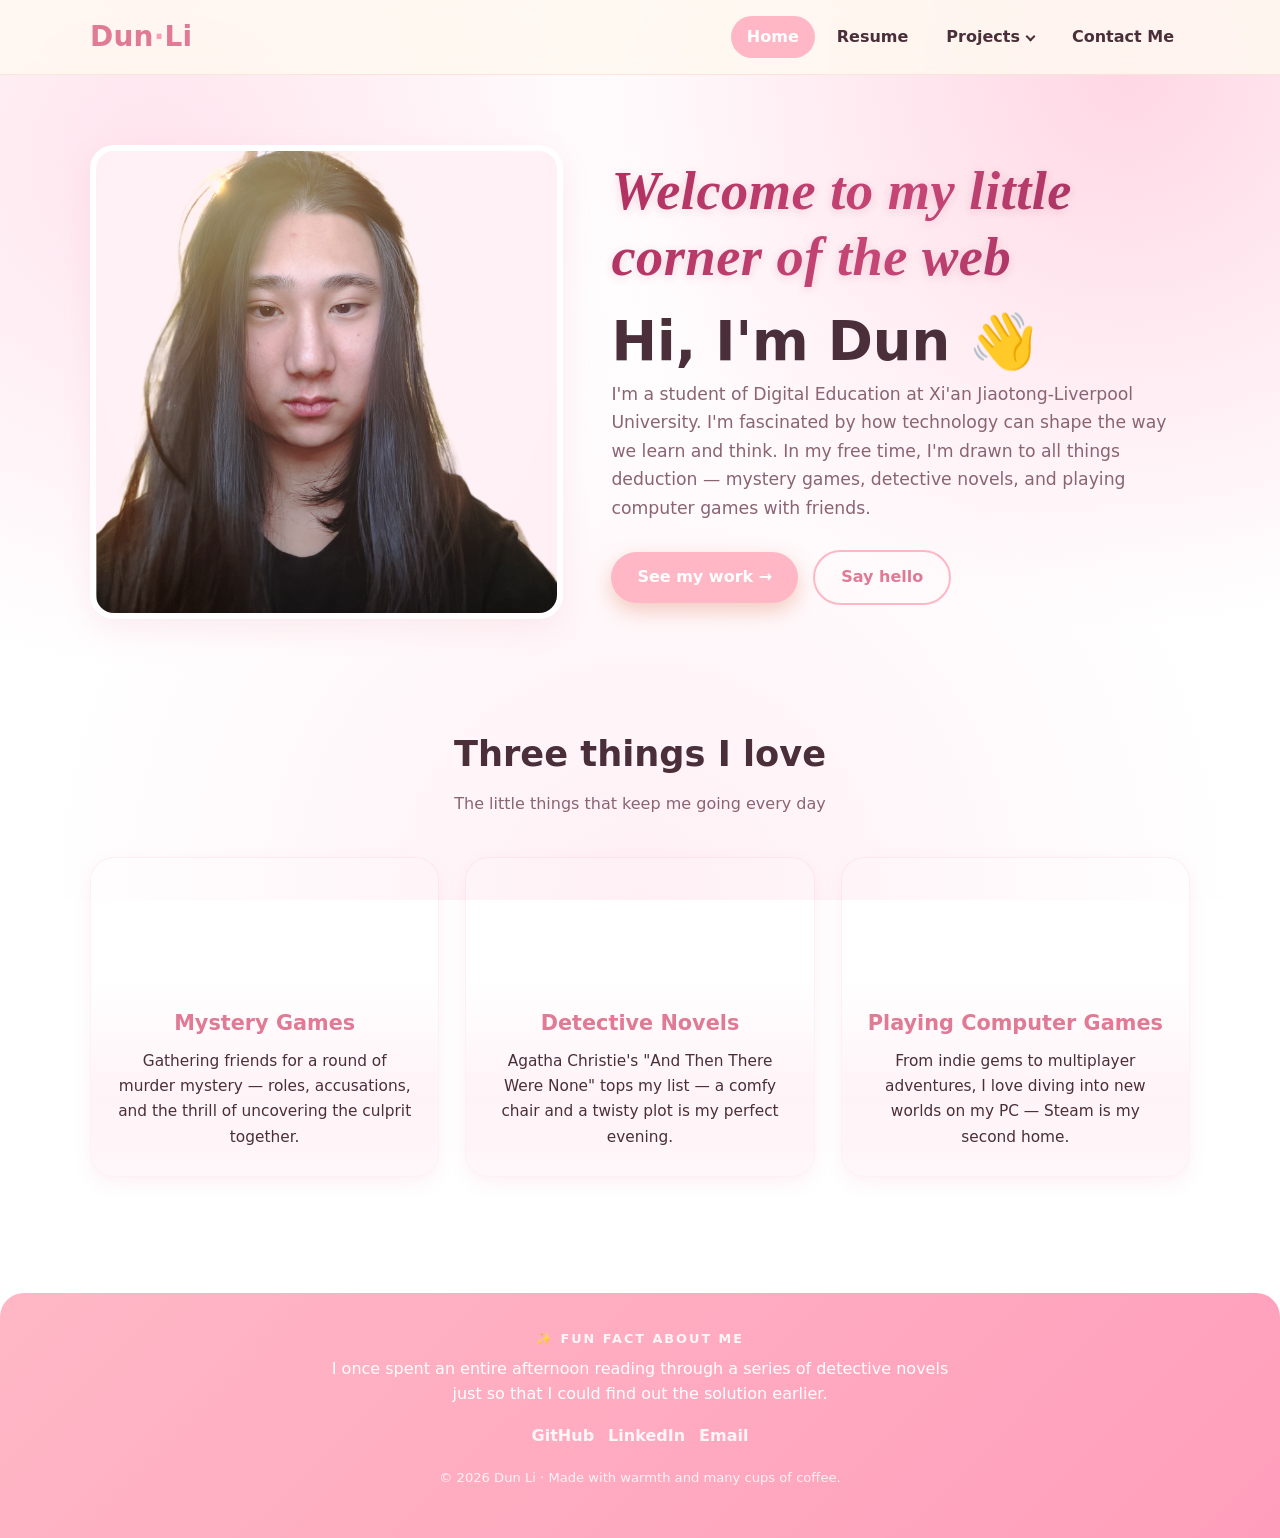
<file: index.html>
<!DOCTYPE html>
<html lang="en">
<head>
  <meta charset="UTF-8" />
  <meta name="viewport" content="width=device-width, initial-scale=1.0" />
  <title>Dun Li · Home</title>
  <meta name="description" content="Hi! I'm Dun Li — a friendly developer who loves building warm, human-centered software." />
  <link rel="stylesheet" href="styles.css" />
  <link rel="icon" href="data:image/svg+xml,<svg xmlns='http://www.w3.org/2000/svg' viewBox='0 0 100 100'><text y='.9em' font-size='90'>☀️</text></svg>" />
</head>
<body>

  <!-- Navigation -->
  <header class="nav">
    <div class="container nav__inner">
      <a href="index.html" class="brand">Dun<span>·</span>Li</a>
      <button class="nav__toggle" aria-label="Toggle navigation" aria-expanded="false">
        <span></span>
      </button>
      <nav>
        <ul class="nav__links" id="navLinks">
          <li><a href="index.html" class="active">Home</a></li>
          <li><a href="resume.html">Resume</a></li>
          <li class="nav__menu">
            <a href="projects.html" class="nav__menu-trigger" aria-haspopup="true" aria-expanded="false">
              Projects<span class="nav__caret" aria-hidden="true"></span>
            </a>
            <ul class="nav__dropdown" aria-label="Projects"></ul>
          </li>
          <li><a href="contact.html">Contact Me</a></li>
        </ul>
      </nav>
    </div>
  </header>

  <main class="container">

    <!-- Hero -->
    <section class="hero">
      <div class="hero__photo">
        <img
          src="headshot.png"
          alt="Dun Li headshot"
          loading="eager" />
      </div>
      <div class="hero__content">
        <p class="tagline">Welcome to my little corner of the web</p>
        <h1>Hi, I'm Dun <span class="wave">👋</span></h1>
        <p class="intro">
          I'm a student of Digital Education at Xi'an Jiaotong-Liverpool University. I'm fascinated
          by how technology can shape the way we learn and think. In my free
          time, I'm drawn to all things deduction — mystery games, detective
          novels, and playing computer games with friends.
        </p>
        <a href="projects.html" class="btn btn--primary">See my work →</a>
        <a href="contact.html" class="btn btn--ghost" style="margin-left:10px;">Say hello</a>
      </div>
    </section>

    <!-- Three things I like -->
    <section class="section">
      <h2 class="section__title">Three things I love</h2>
      <p class="section__subtitle">The little things that keep me going every day</p>

      <div class="cards">
        <article class="card"
          style="background-image: url('https://trae-api-cn.mchost.guru/api/ide/v1/text_to_image?prompt=A%20group%20of%20friends%20sitting%20together%20around%20a%20table%20playing%20a%20murder%20mystery%20board%20game%2C%20cards%20and%20character%20sheets%20on%20the%20table%2C%20warm%20cozy%20lighting%2C%20cherry%20blossom%20pink%20and%20white%20tones%2C%20fun%20and%20intriguing%20atmosphere&image_size=landscape_4_3');">
          <div class="card__overlay">
            <h3>Mystery Games</h3>
            <p>Gathering friends for a round of murder mystery — roles, accusations, and the thrill of uncovering the culprit together.</p>
          </div>
        </article>

        <article class="card"
          style="background-image: url('https://trae-api-cn.mchost.guru/api/ide/v1/text_to_image?prompt=Agatha%20Christie%20And%20Then%20There%20Were%20None%20mystery%20novel%20book%20on%20a%20table%2C%20vintage%20hardcover%20book%20with%20dramatic%20cover%2C%20soft%20lamp%20light%2C%20cherry%20blossom%20pink%20and%20white%20tones%2C%20cozy%20and%20suspenseful%20mood&image_size=landscape_4_3');">
          <div class="card__overlay">
            <h3>Detective Novels</h3>
            <p>Agatha Christie's "And Then There Were None" tops my list — a comfy chair and a twisty plot is my perfect evening.</p>
          </div>
        </article>

        <article class="card"
          style="background-image: url('https://trae-api-cn.mchost.guru/api/ide/v1/text_to_image?prompt=Modern%20computer%20gaming%20setup%20with%20glowing%20monitor%2C%20mechanical%20keyboard%2C%20gaming%20mouse%2C%20cozy%20desk%20scene%2C%20cherry%20blossom%20pink%20and%20white%20tones%2C%20playful%20and%20immersive%20mood&image_size=landscape_4_3');">
          <div class="card__overlay">
            <h3>Playing Computer Games</h3>
            <p>From indie gems to multiplayer adventures, I love diving into new worlds on my PC — Steam is my second home.</p>
          </div>
        </article>
      </div>
    </section>

  </main>

  <!-- Footer with fun fact -->
  <footer class="footer">
    <div class="container">
      <div class="footer__fun">
        <strong>✨ Fun fact about me</strong>
        I once spent an entire afternoon reading through a series of detective
        novels just so that I could find out the solution earlier.
      </div>
      <div class="footer__social">
        <a href="https://github.com" target="_blank" rel="noopener">GitHub</a>
        <a href="https://linkedin.com" target="_blank" rel="noopener">LinkedIn</a>
        <a href="contact.html">Email</a>
      </div>
      <p class="footer__copy">© 2026 Dun Li · Made with warmth and many cups of coffee.</p>
    </div>
  </footer>

  <script src="script.js"></script>
  <script src="projects.js"></script>
</body>
</html>
</file>
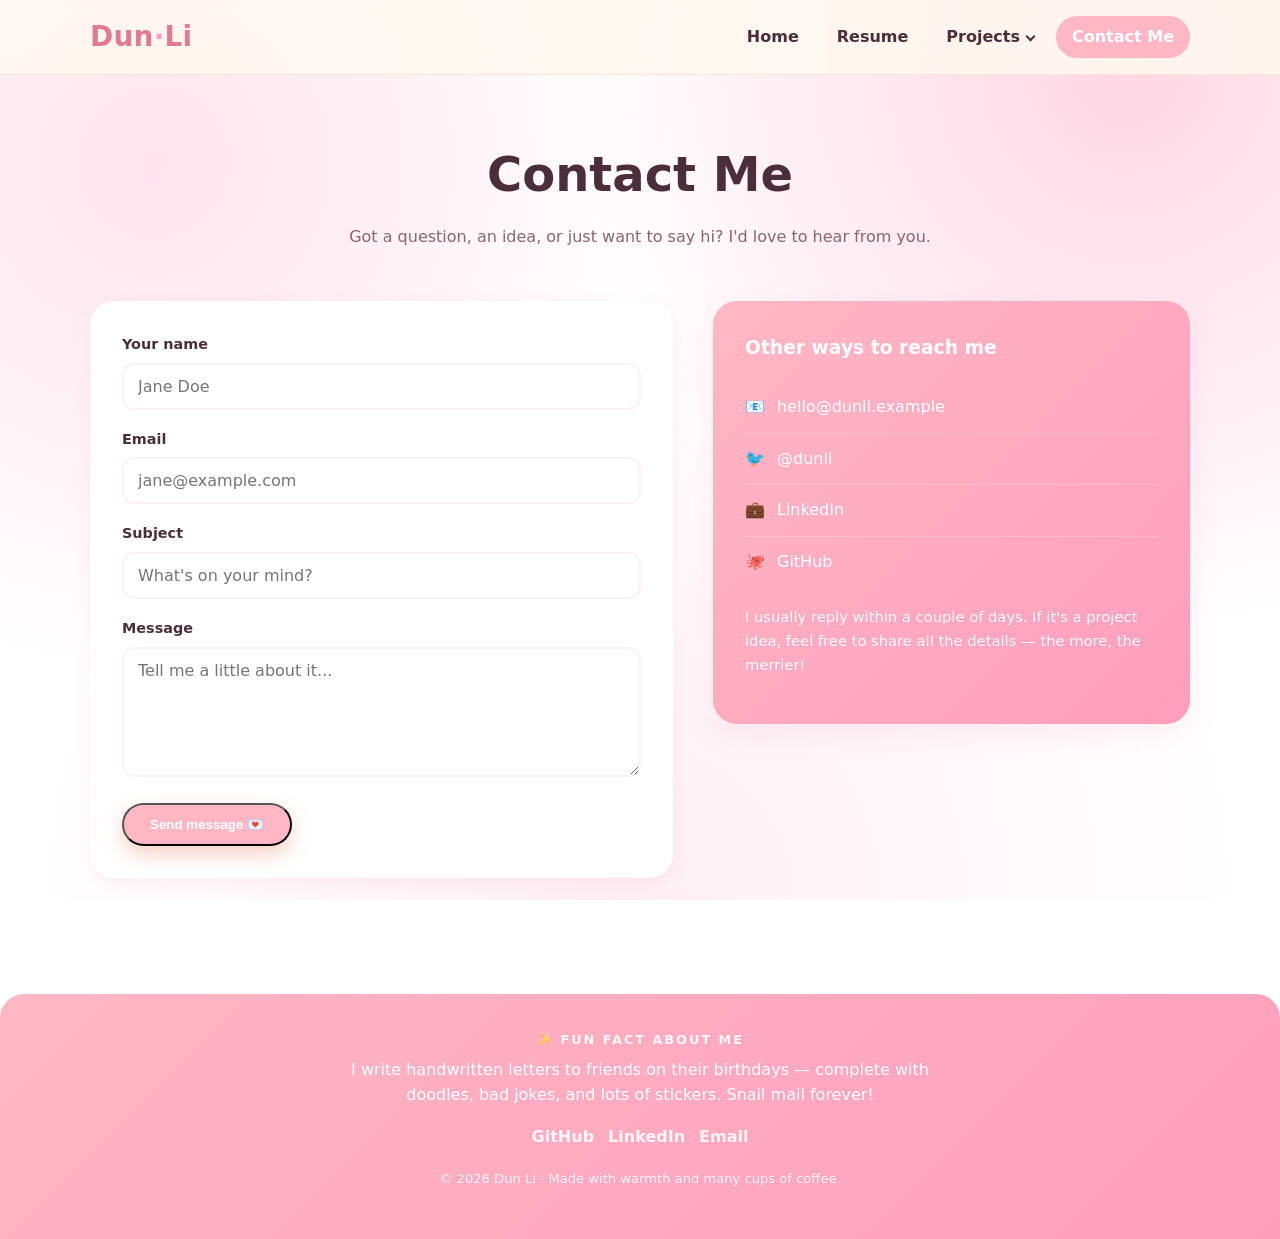
<file: contact.html>
<!DOCTYPE html>
<html lang="en">
<head>
  <meta charset="UTF-8" />
  <meta name="viewport" content="width=device-width, initial-scale=1.0" />
  <title>Dun Li · Contact Me</title>
  <link rel="stylesheet" href="styles.css" />
  <link rel="icon" href="data:image/svg+xml,<svg xmlns='http://www.w3.org/2000/svg' viewBox='0 0 100 100'><text y='.9em' font-size='90'>✉️</text></svg>" />
</head>
<body>

  <header class="nav">
    <div class="container nav__inner">
      <a href="index.html" class="brand">Dun<span>·</span>Li</a>
      <button class="nav__toggle" aria-label="Toggle navigation" aria-expanded="false">
        <span></span>
      </button>
      <nav>
        <ul class="nav__links" id="navLinks">
          <li><a href="index.html">Home</a></li>
          <li><a href="resume.html">Resume</a></li>
          <li class="nav__menu">
            <a href="projects.html" class="nav__menu-trigger" aria-haspopup="true" aria-expanded="false">
              Projects<span class="nav__caret" aria-hidden="true"></span>
            </a>
            <ul class="nav__dropdown" aria-label="Projects"></ul>
          </li>
          <li><a href="contact.html" class="active">Contact Me</a></li>
        </ul>
      </nav>
    </div>
  </header>

  <main class="container">

    <section class="page-head">
      <h1>Contact Me</h1>
      <p>Got a question, an idea, or just want to say hi? I'd love to hear from you.</p>
    </section>

    <section class="section" style="padding-top:20px;">
      <div class="contact-layout">

        <!-- Contact form -->
        <form class="contact-form" id="contactForm" novalidate>
          <div class="field">
            <label for="name">Your name</label>
            <input type="text" id="name" name="name" placeholder="Jane Doe" required />
          </div>

          <div class="field">
            <label for="email">Email</label>
            <input type="email" id="email" name="email" placeholder="jane@example.com" required />
          </div>

          <div class="field">
            <label for="subject">Subject</label>
            <input type="text" id="subject" name="subject" placeholder="What's on your mind?" />
          </div>

          <div class="field">
            <label for="message">Message</label>
            <textarea id="message" name="message" placeholder="Tell me a little about it..." required></textarea>
          </div>

          <button type="submit" class="btn btn--primary">Send message 💌</button>
          <p class="form-note" id="formNote" hidden></p>
        </form>

        <!-- Contact info card -->
        <aside class="contact-info">
          <h3>Other ways to reach me</h3>
          <ul>
            <li>📧 <a href="mailto:hello@dunli.example">hello@dunli.example</a></li>
            <li>🐦 <a href="https://twitter.com" target="_blank" rel="noopener">@dunli</a></li>
            <li>💼 <a href="https://linkedin.com" target="_blank" rel="noopener">LinkedIn</a></li>
            <li>🐙 <a href="https://github.com" target="_blank" rel="noopener">GitHub</a></li>
          </ul>
          <p style="margin-top:18px; font-size:0.92rem; opacity:0.95;">
            I usually reply within a couple of days. If it's a project idea, feel
            free to share all the details — the more, the merrier!
          </p>
        </aside>

      </div>
    </section>

  </main>

  <footer class="footer">
    <div class="container">
      <div class="footer__fun">
        <strong>✨ Fun fact about me</strong>
        I write handwritten letters to friends on their birthdays — complete
        with doodles, bad jokes, and lots of stickers. Snail mail forever!
      </div>
      <div class="footer__social">
        <a href="https://github.com" target="_blank" rel="noopener">GitHub</a>
        <a href="https://linkedin.com" target="_blank" rel="noopener">LinkedIn</a>
        <a href="contact.html">Email</a>
      </div>
      <p class="footer__copy">© 2026 Dun Li · Made with warmth and many cups of coffee.</p>
    </div>
  </footer>

  <script src="script.js"></script>
  <script src="projects.js"></script>
</body>
</html>
</file>
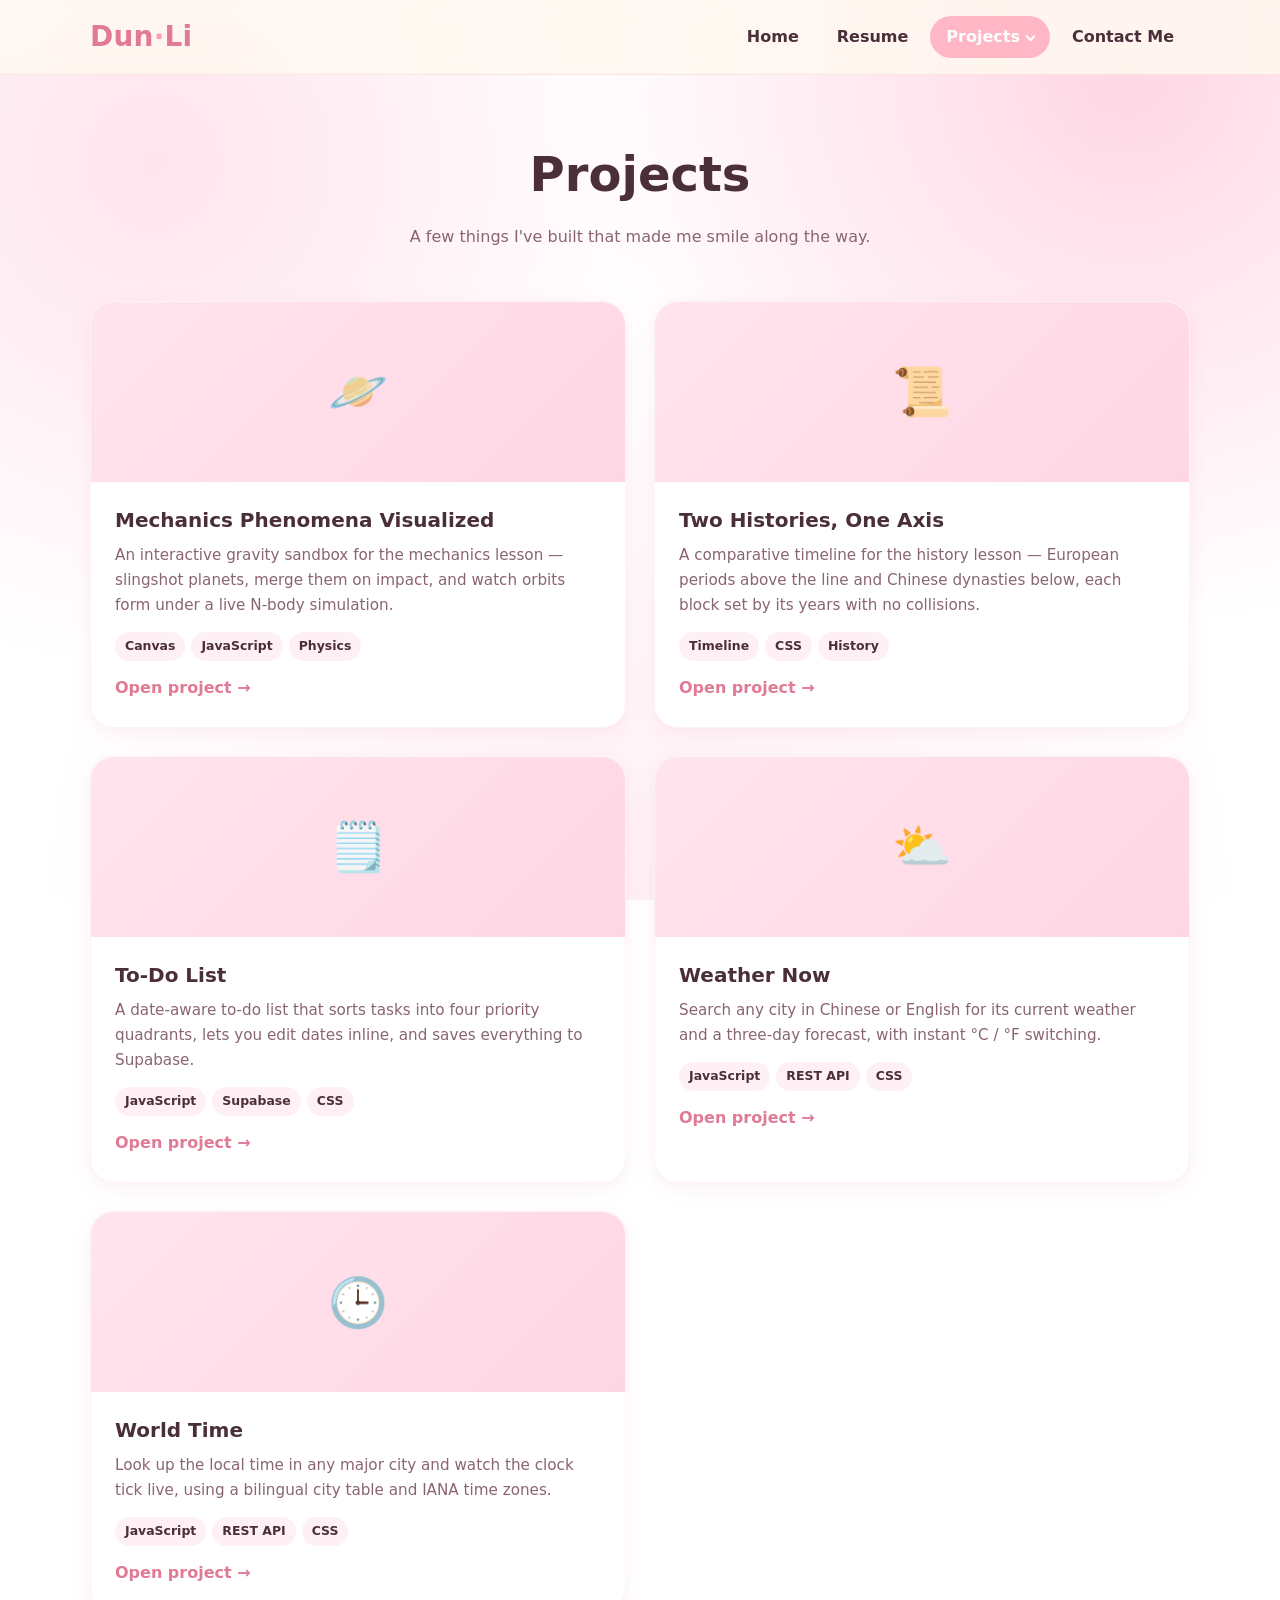
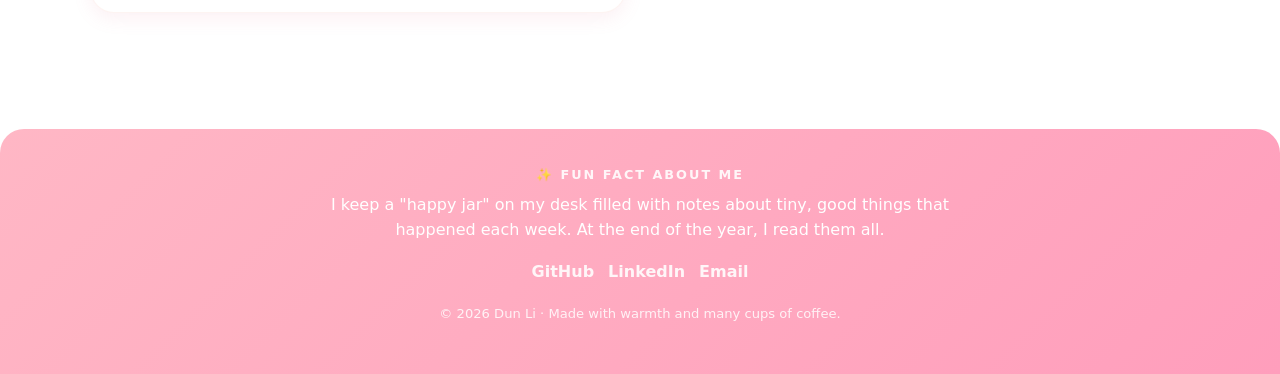
<file: projects.html>
<!DOCTYPE html>
<html lang="en">
<head>
  <meta charset="UTF-8" />
  <meta name="viewport" content="width=device-width, initial-scale=1.0" />
  <title>Dun Li · Projects</title>
  <link rel="stylesheet" href="styles.css" />
  <link rel="icon" href="data:image/svg+xml,<svg xmlns='http://www.w3.org/2000/svg' viewBox='0 0 100 100'><text y='.9em' font-size='90'>🚀</text></svg>" />
</head>
<body>

  <header class="nav">
    <div class="container nav__inner">
      <a href="index.html" class="brand">Dun<span>·</span>Li</a>
      <button class="nav__toggle" aria-label="Toggle navigation" aria-expanded="false">
        <span></span>
      </button>
      <nav>
        <ul class="nav__links" id="navLinks">
          <li><a href="index.html">Home</a></li>
          <li><a href="resume.html">Resume</a></li>
          <li class="nav__menu">
            <a href="projects.html" class="nav__menu-trigger active" aria-haspopup="true" aria-expanded="false">
              Projects<span class="nav__caret" aria-hidden="true"></span>
            </a>
            <ul class="nav__dropdown" aria-label="Projects"></ul>
          </li>
          <li><a href="contact.html">Contact Me</a></li>
        </ul>
      </nav>
    </div>
  </header>

  <main class="container">

    <section class="page-head">
      <h1>Projects</h1>
      <p>A few things I've built that made me smile along the way.</p>
    </section>

    <section class="section" style="padding-top:20px;">
      <div class="project-grid" id="projectGrid"></div>
      <noscript>
        <p class="project__empty">Please enable JavaScript to see the project gallery.</p>
      </noscript>
    </section>

  </main>

  <footer class="footer">
    <div class="container">
      <div class="footer__fun">
        <strong>✨ Fun fact about me</strong>
        I keep a "happy jar" on my desk filled with notes about tiny, good
        things that happened each week. At the end of the year, I read them all.
      </div>
      <div class="footer__social">
        <a href="https://github.com" target="_blank" rel="noopener">GitHub</a>
        <a href="https://linkedin.com" target="_blank" rel="noopener">LinkedIn</a>
        <a href="contact.html">Email</a>
      </div>
      <p class="footer__copy">© 2026 Dun Li · Made with warmth and many cups of coffee.</p>
    </div>
  </footer>

  <script src="script.js"></script>
  <script src="projects.js"></script>
</body>
</html>
</file>
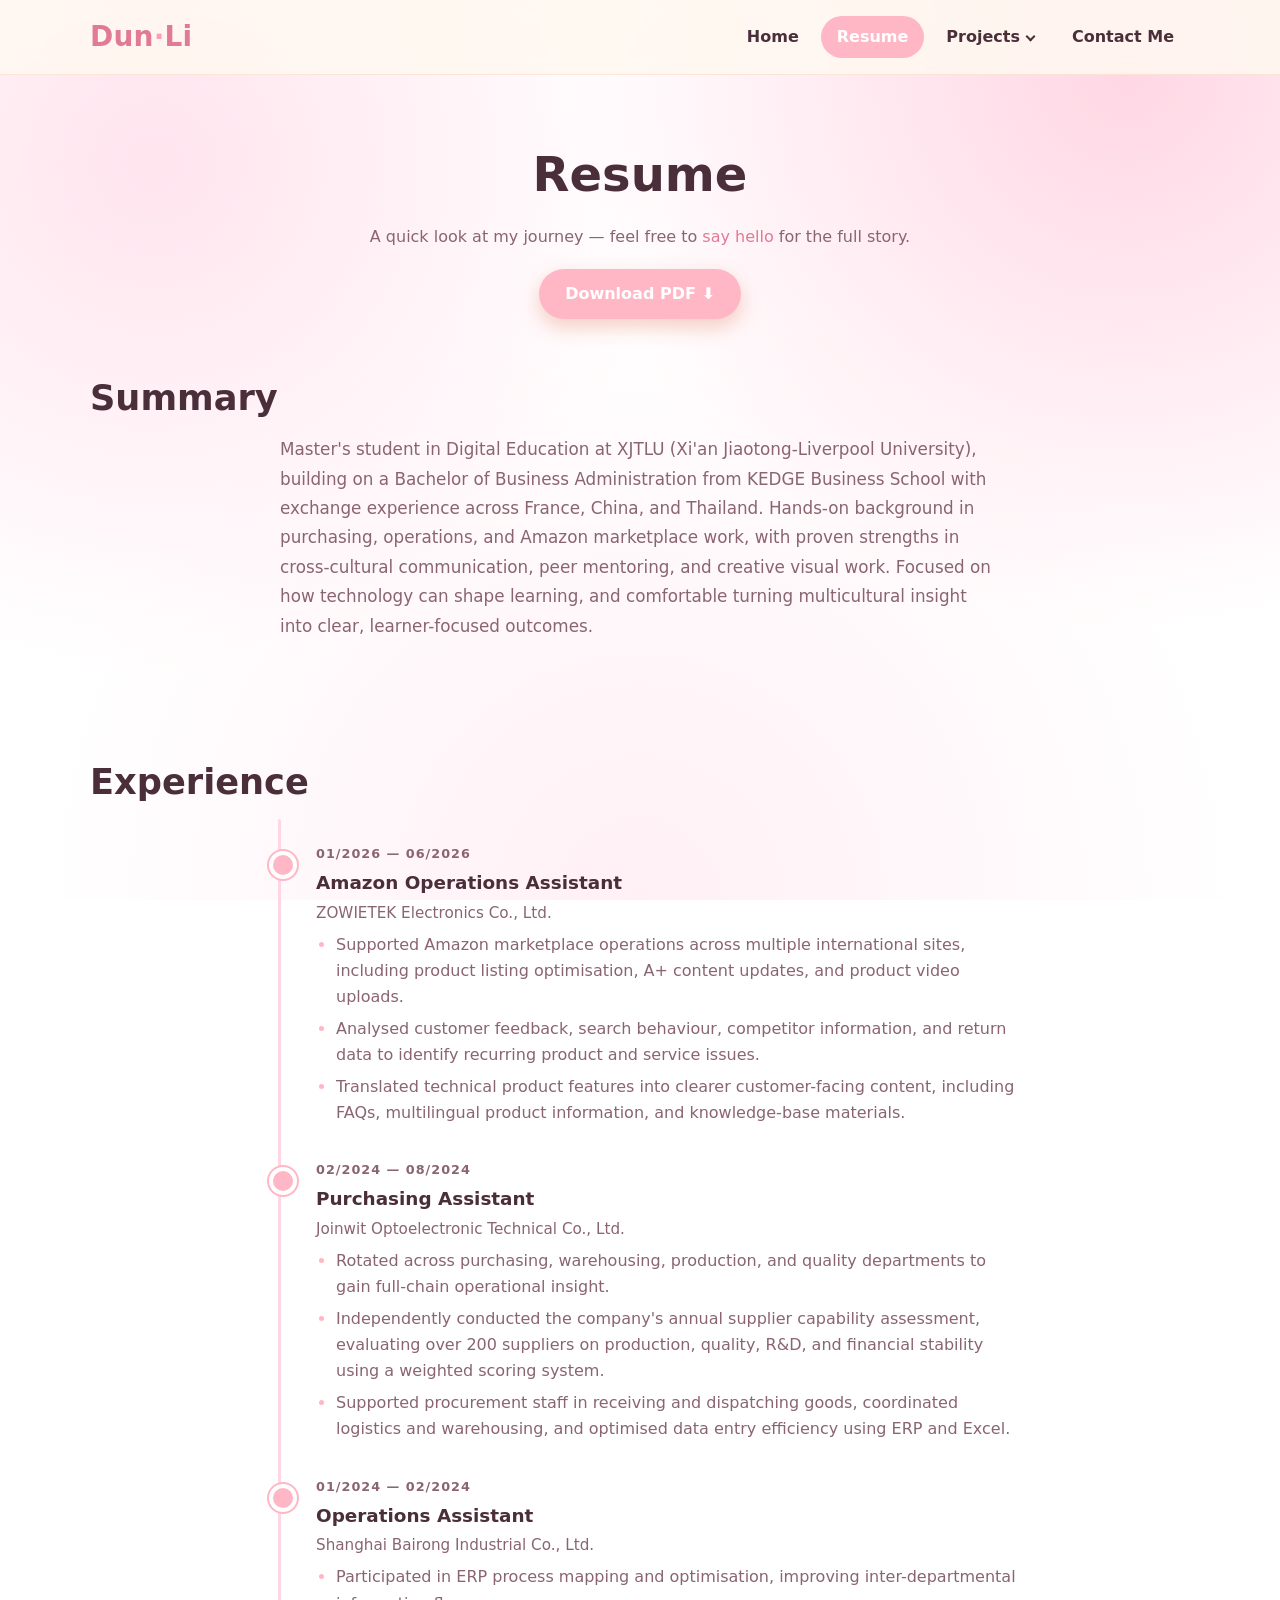
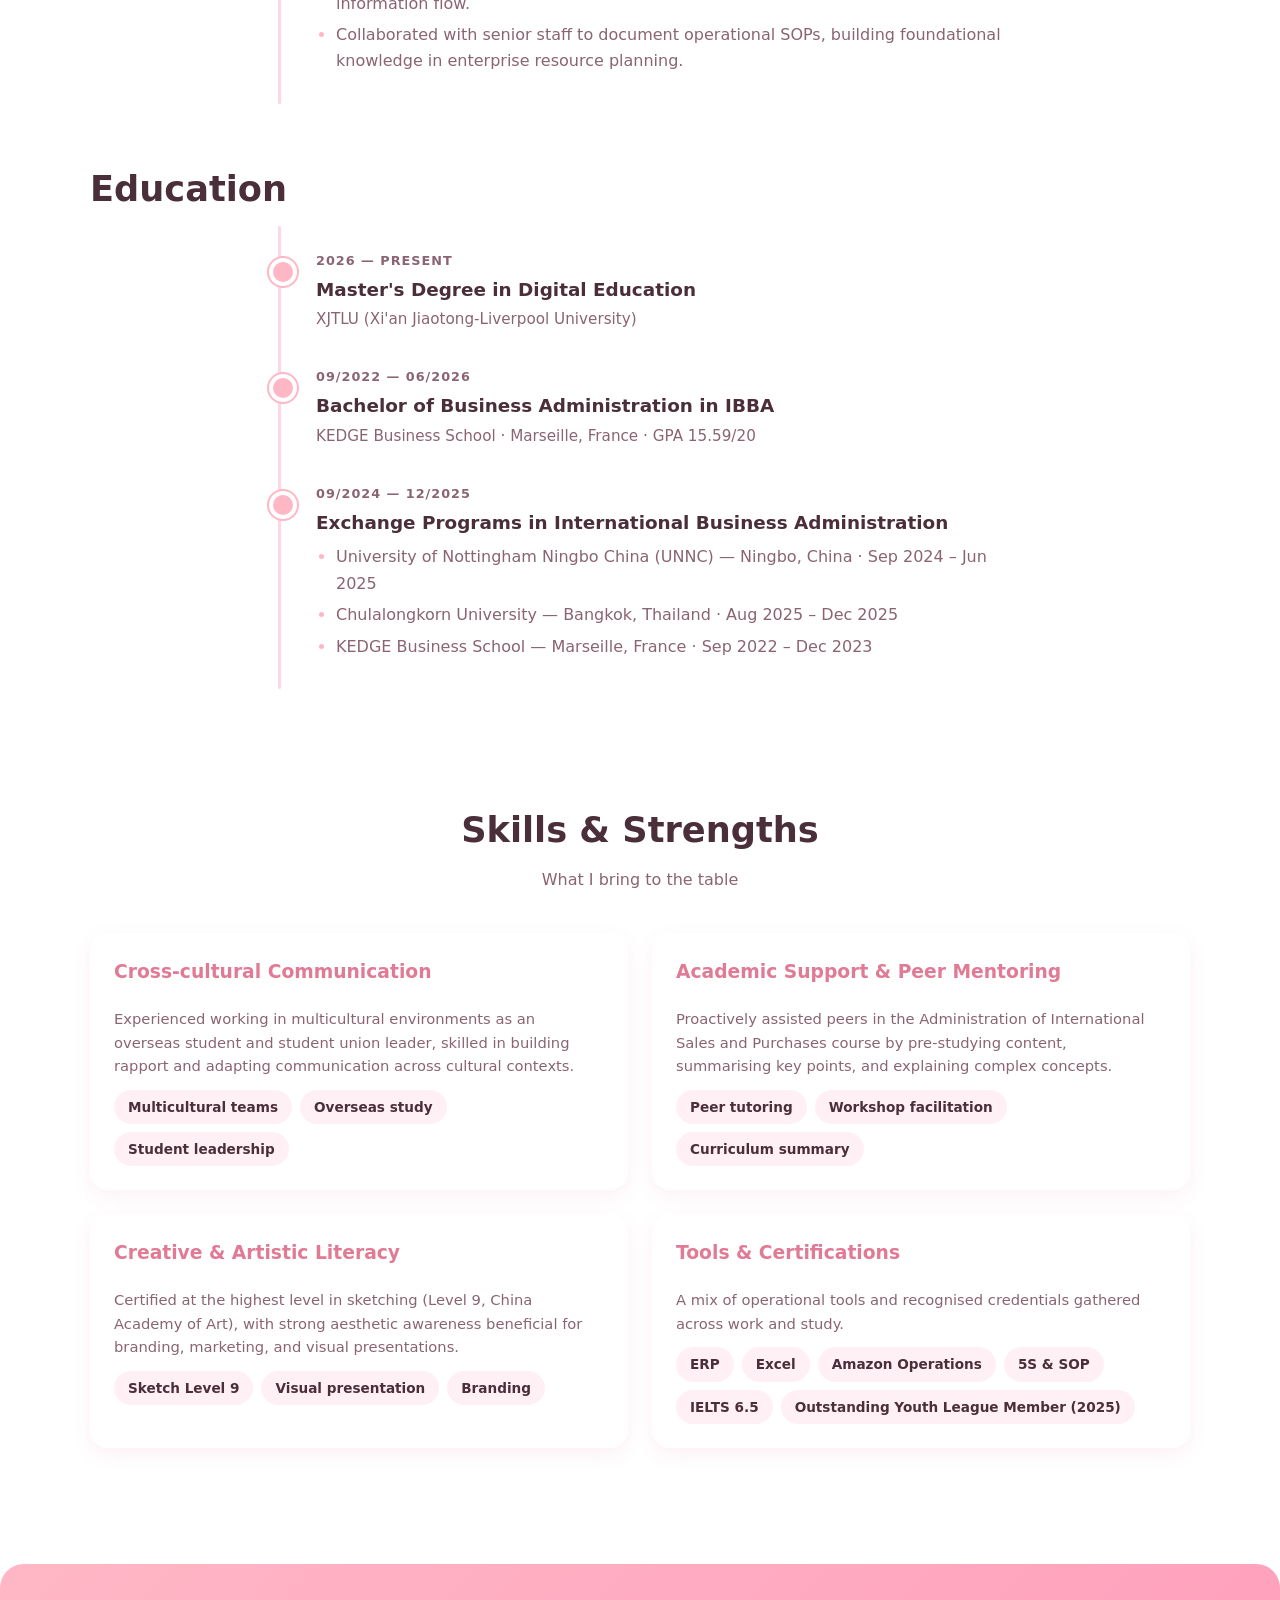
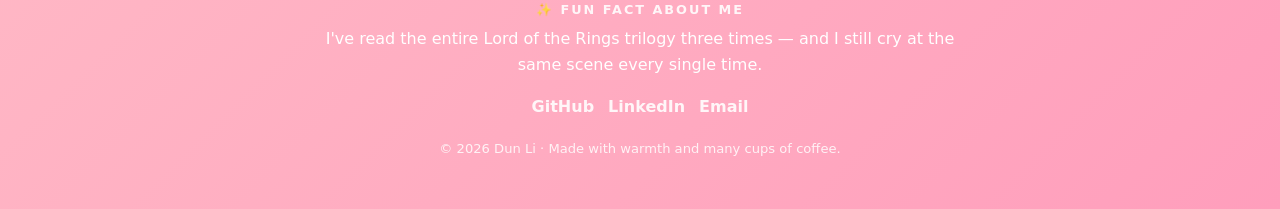
<file: resume.html>
<!DOCTYPE html>
<html lang="en">
<head>
  <meta charset="UTF-8" />
  <meta name="viewport" content="width=device-width, initial-scale=1.0" />
  <title>Dun Li · Resume</title>
  <link rel="stylesheet" href="styles.css" />
  <link rel="icon" href="data:image/svg+xml,<svg xmlns='http://www.w3.org/2000/svg' viewBox='0 0 100 100'><text y='.9em' font-size='90'>📄</text></svg>" />
</head>
<body>

  <header class="nav">
    <div class="container nav__inner">
      <a href="index.html" class="brand">Dun<span>·</span>Li</a>
      <button class="nav__toggle" aria-label="Toggle navigation" aria-expanded="false">
        <span></span>
      </button>
      <nav>
        <ul class="nav__links" id="navLinks">
          <li><a href="index.html">Home</a></li>
          <li><a href="resume.html" class="active">Resume</a></li>
          <li class="nav__menu">
            <a href="projects.html" class="nav__menu-trigger" aria-haspopup="true" aria-expanded="false">
              Projects<span class="nav__caret" aria-hidden="true"></span>
            </a>
            <ul class="nav__dropdown" aria-label="Projects"></ul>
          </li>
          <li><a href="contact.html">Contact Me</a></li>
        </ul>
      </nav>
    </div>
  </header>

  <main class="container">

    <section class="page-head">
      <h1>Resume</h1>
      <p>A quick look at my journey — feel free to <a href="contact.html">say hello</a> for the full story.</p>
      <a href="resume.pdf" class="btn btn--primary" download style="margin-top:18px;">Download PDF ⬇</a>
    </section>

    <!-- Summary -->
    <section class="section" style="padding-top:20px;">
      <h2 class="section__title" style="text-align:left;">Summary</h2>
      <p class="summary" style="text-align:left;">
        Master's student in Digital Education at XJTLU (Xi'an Jiaotong-Liverpool University),
        building on a Bachelor of Business Administration from KEDGE Business School with
        exchange experience across France, China, and Thailand. Hands-on background in
        purchasing, operations, and Amazon marketplace work, with proven strengths in
        cross-cultural communication, peer mentoring, and creative visual work. Focused on
        how technology can shape learning, and comfortable turning multicultural insight into
        clear, learner-focused outcomes.
      </p>
    </section>

    <!-- Experience timeline -->
    <section class="section">
      <h2 class="section__title" style="text-align:left;">Experience</h2>
      <div class="timeline">

        <article class="tl-item">
          <p class="tl-item__date">01/2026 — 06/2026</p>
          <h3>Amazon Operations Assistant</h3>
          <p class="org">ZOWIETEK Electronics Co., Ltd.</p>
          <ul>
            <li>Supported Amazon marketplace operations across multiple international sites, including product listing optimisation, A+ content updates, and product video uploads.</li>
            <li>Analysed customer feedback, search behaviour, competitor information, and return data to identify recurring product and service issues.</li>
            <li>Translated technical product features into clearer customer-facing content, including FAQs, multilingual product information, and knowledge-base materials.</li>
          </ul>
        </article>

        <article class="tl-item">
          <p class="tl-item__date">02/2024 — 08/2024</p>
          <h3>Purchasing Assistant</h3>
          <p class="org">Joinwit Optoelectronic Technical Co., Ltd.</p>
          <ul>
            <li>Rotated across purchasing, warehousing, production, and quality departments to gain full-chain operational insight.</li>
            <li>Independently conducted the company's annual supplier capability assessment, evaluating over 200 suppliers on production, quality, R&amp;D, and financial stability using a weighted scoring system.</li>
            <li>Supported procurement staff in receiving and dispatching goods, coordinated logistics and warehousing, and optimised data entry efficiency using ERP and Excel.</li>
          </ul>
        </article>

        <article class="tl-item">
          <p class="tl-item__date">01/2024 — 02/2024</p>
          <h3>Operations Assistant</h3>
          <p class="org">Shanghai Bairong Industrial Co., Ltd.</p>
          <ul>
            <li>Participated in ERP process mapping and optimisation, improving inter-departmental information flow.</li>
            <li>Collaborated with senior staff to document operational SOPs, building foundational knowledge in enterprise resource planning.</li>
          </ul>
        </article>

      </div>
    </section>

    <!-- Education -->
    <section class="section" style="padding-top:0;">
      <h2 class="section__title" style="text-align:left;">Education</h2>
      <div class="timeline">

        <article class="tl-item">
          <p class="tl-item__date">2026 — Present</p>
          <h3>Master's Degree in Digital Education</h3>
          <p class="org">XJTLU (Xi'an Jiaotong-Liverpool University)</p>
        </article>

        <article class="tl-item">
          <p class="tl-item__date">09/2022 — 06/2026</p>
          <h3>Bachelor of Business Administration in IBBA</h3>
          <p class="org">KEDGE Business School · Marseille, France · GPA 15.59/20</p>
        </article>

        <article class="tl-item">
          <p class="tl-item__date">09/2024 — 12/2025</p>
          <h3>Exchange Programs in International Business Administration</h3>
          <ul>
            <li>University of Nottingham Ningbo China (UNNC) — Ningbo, China · Sep 2024 – Jun 2025</li>
            <li>Chulalongkorn University — Bangkok, Thailand · Aug 2025 – Dec 2025</li>
            <li>KEDGE Business School — Marseille, France · Sep 2022 – Dec 2023</li>
          </ul>
        </article>

      </div>
    </section>

    <!-- Skills & Strengths -->
    <section class="section">
      <h2 class="section__title">Skills &amp; Strengths</h2>
      <p class="section__subtitle">What I bring to the table</p>

      <div class="skill-grid">
        <div class="skill-card">
          <h3>Cross-cultural Communication</h3>
          <p>Experienced working in multicultural environments as an overseas student and student union leader, skilled in building rapport and adapting communication across cultural contexts.</p>
          <div class="chips">
            <span class="chip">Multicultural teams</span>
            <span class="chip">Overseas study</span>
            <span class="chip">Student leadership</span>
          </div>
        </div>

        <div class="skill-card">
          <h3>Academic Support &amp; Peer Mentoring</h3>
          <p>Proactively assisted peers in the Administration of International Sales and Purchases course by pre-studying content, summarising key points, and explaining complex concepts.</p>
          <div class="chips">
            <span class="chip">Peer tutoring</span>
            <span class="chip">Workshop facilitation</span>
            <span class="chip">Curriculum summary</span>
          </div>
        </div>

        <div class="skill-card">
          <h3>Creative &amp; Artistic Literacy</h3>
          <p>Certified at the highest level in sketching (Level 9, China Academy of Art), with strong aesthetic awareness beneficial for branding, marketing, and visual presentations.</p>
          <div class="chips">
            <span class="chip">Sketch Level 9</span>
            <span class="chip">Visual presentation</span>
            <span class="chip">Branding</span>
          </div>
        </div>

        <div class="skill-card">
          <h3>Tools &amp; Certifications</h3>
          <p>A mix of operational tools and recognised credentials gathered across work and study.</p>
          <div class="chips">
            <span class="chip">ERP</span>
            <span class="chip">Excel</span>
            <span class="chip">Amazon Operations</span>
            <span class="chip">5S &amp; SOP</span>
            <span class="chip">IELTS 6.5</span>
            <span class="chip">Outstanding Youth League Member (2025)</span>
          </div>
        </div>
      </div>
    </section>

  </main>

  <footer class="footer">
    <div class="container">
      <div class="footer__fun">
        <strong>✨ Fun fact about me</strong>
        I've read the entire Lord of the Rings trilogy three times — and I still
        cry at the same scene every single time.
      </div>
      <div class="footer__social">
        <a href="https://github.com" target="_blank" rel="noopener">GitHub</a>
        <a href="https://linkedin.com" target="_blank" rel="noopener">LinkedIn</a>
        <a href="contact.html">Email</a>
      </div>
      <p class="footer__copy">© 2026 Dun Li · Made with warmth and many cups of coffee.</p>
    </div>
  </footer>

  <script src="script.js"></script>
  <script src="projects.js"></script>
</body>
</html>
</file>
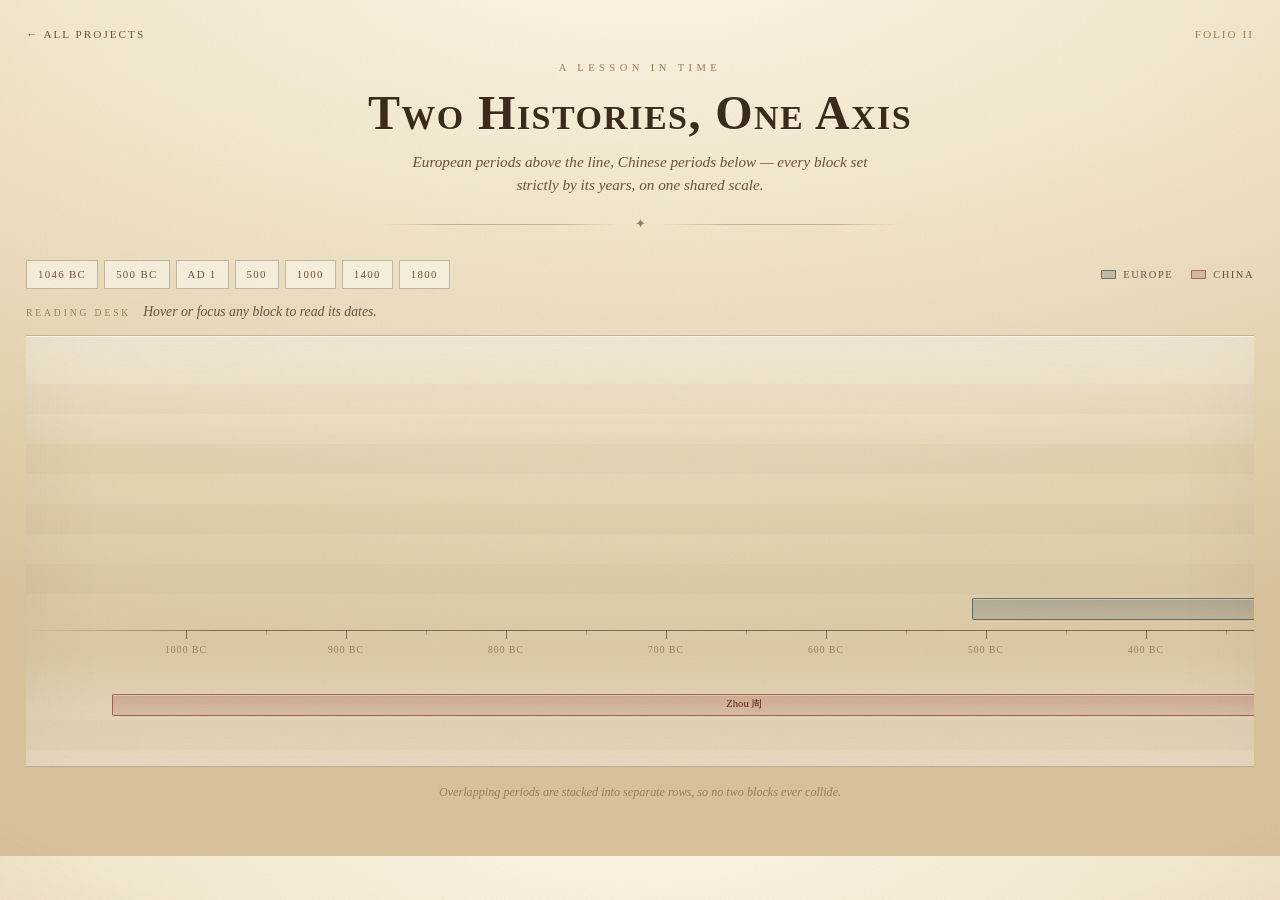
<file: projects/history.html>
<!DOCTYPE html>
<html lang="en">
<head>
  <meta charset="UTF-8" />
  <meta name="viewport" content="width=device-width, initial-scale=1" />
  <title>Two Histories, One Axis · Dun Li</title>
  <link rel="icon" href="data:image/svg+xml,<svg xmlns='http://www.w3.org/2000/svg' viewBox='0 0 100 100'><text y='.9em' font-size='90'>📜</text></svg>" />
  <style>
    /* ======================================================================
       Two Histories, One Axis — a single-file comparative timeline.
       European periods sit above the axis, Chinese periods below it.
       Blocks are placed by year and packed into lanes so nothing collides.
       ====================================================================== */

    :root {
      --ink:        #3b2b1a;
      --ink-soft:   #6b5338;
      --ink-faint:  #9a7f58;
      --rule:       rgba(90, 66, 38, 0.32);
      --eu:         #2f4a58;
      --cn:         #8a2f24;
      --paper:      #f3e8ce;
    }

    *,
    *::before,
    *::after { box-sizing: border-box; }

    html { -webkit-text-size-adjust: 100%; }

    body {
      margin: 0;
      min-height: 100%;
      background-color: #e5d5b4;
      background-image:
        radial-gradient(130% 85% at 50% -8%, #fdf7e8 0%, #f2e7cd 38%, #e5d4b1 72%, #d8c39c 100%);
      color: var(--ink);
      font-family: "Palatino Linotype", "Book Antiqua", Palatino, "Iowan Old Style",
                   Georgia, "Times New Roman", serif;
      line-height: 1.55;
    }

    /* Paper grain + a soft vignette, both non-interactive */
    body::before {
      content: "";
      position: fixed;
      inset: 0;
      z-index: 5;
      pointer-events: none;
      opacity: 0.07;
      mix-blend-mode: multiply;
      background-image: url("data:image/svg+xml;utf8,<svg xmlns='http://www.w3.org/2000/svg' width='220' height='220'><filter id='n'><feTurbulence type='fractalNoise' baseFrequency='0.82' numOctaves='3' stitchTiles='stitch'/></filter><rect width='220' height='220' filter='url(%23n)'/></svg>");
    }

    body::after {
      content: "";
      position: fixed;
      inset: 0;
      z-index: 4;
      pointer-events: none;
      background: radial-gradient(130% 105% at 50% 45%, rgba(80, 54, 26, 0) 58%, rgba(80, 54, 26, 0.16) 100%);
    }

    .page {
      position: relative;
      z-index: 1;
      max-width: 1480px;
      margin: 0 auto;
      padding: 26px 26px 54px;
    }

    /* ----- Top line ------------------------------------------------------ */
    .topline {
      display: flex;
      align-items: baseline;
      justify-content: space-between;
      gap: 16px;
      font-size: 0.7rem;
      letter-spacing: 0.18em;
      text-transform: uppercase;
      color: var(--ink-faint);
    }

    .topline a {
      color: var(--ink-soft);
      text-decoration: none;
      border-bottom: 1px solid transparent;
      transition: color 0.18s ease, border-color 0.18s ease;
    }
    .topline a:hover {
      color: var(--cn);
      border-bottom-color: rgba(138, 47, 36, 0.5);
    }

    /* ----- Masthead ------------------------------------------------------ */
    .masthead { text-align: center; padding: 16px 0 0; }

    .kicker {
      margin: 0 0 10px;
      font-size: 0.66rem;
      letter-spacing: 0.42em;
      text-transform: uppercase;
      color: var(--ink-faint);
    }

    .masthead h1 {
      margin: 0;
      font-size: clamp(1.9rem, 4.4vw, 3rem);
      font-weight: 600;
      font-variant: small-caps;
      letter-spacing: 0.03em;
      line-height: 1.1;
      text-shadow: 0 1px 0 rgba(255, 252, 244, 0.8);
    }

    .deck {
      margin: 10px auto 0;
      max-width: 60ch;
      font-size: 0.95rem;
      font-style: italic;
      color: var(--ink-soft);
    }

    .rule {
      display: flex;
      align-items: center;
      gap: 14px;
      margin: 18px auto 0;
      max-width: 520px;
      color: var(--ink-faint);
      font-size: 0.8rem;
    }
    .rule::before,
    .rule::after {
      content: "";
      flex: 1;
      height: 1px;
      background: linear-gradient(90deg, rgba(90, 66, 38, 0), var(--rule) 30%, var(--rule) 70%, rgba(90, 66, 38, 0));
    }

    /* ----- Toolbar ------------------------------------------------------- */
    .toolbar {
      display: flex;
      align-items: center;
      justify-content: space-between;
      gap: 14px 24px;
      flex-wrap: wrap;
      margin: 26px 0 12px;
    }

    .jumps { display: flex; flex-wrap: wrap; gap: 6px; }

    .jump {
      font: inherit;
      font-size: 0.68rem;
      letter-spacing: 0.12em;
      text-transform: uppercase;
      padding: 5px 11px;
      color: var(--ink-soft);
      background: rgba(255, 252, 243, 0.55);
      border: 1px solid var(--rule);
      border-radius: 1px;
      cursor: pointer;
      transition: color 0.16s ease, background 0.16s ease, border-color 0.16s ease;
    }
    .jump:hover {
      color: #f7edd8;
      background: var(--ink);
      border-color: var(--ink);
    }
    .jump:focus-visible {
      outline: 2px solid rgba(138, 47, 36, 0.65);
      outline-offset: 2px;
    }

    .legend {
      display: flex;
      align-items: center;
      gap: 18px;
      font-size: 0.66rem;
      letter-spacing: 0.14em;
      text-transform: uppercase;
      color: var(--ink-soft);
    }

    .key { display: inline-flex; align-items: center; gap: 7px; }
    .key::before {
      content: "";
      width: 15px;
      height: 9px;
      border: 1px solid;
      border-radius: 1px;
    }
    .key--eu::before {
      background: rgba(47, 74, 88, 0.22);
      border-color: rgba(47, 74, 88, 0.62);
    }
    .key--cn::before {
      background: rgba(138, 47, 36, 0.2);
      border-color: rgba(138, 47, 36, 0.6);
    }

    /* ----- Caption (reading desk) ---------------------------------------- */
    .caption {
      display: flex;
      align-items: baseline;
      gap: 12px;
      flex-wrap: wrap;
      min-height: 1.7em;
      margin: 0 0 10px;
      font-size: 0.86rem;
      color: var(--ink-soft);
    }

    .caption__label {
      font-size: 0.6rem;
      letter-spacing: 0.3em;
      text-transform: uppercase;
      color: var(--ink-faint);
    }

    .caption__text { font-style: italic; transition: color 0.18s ease; }
    .caption.is-eu .caption__text { color: #23404e; }
    .caption.is-cn .caption__text { color: #7a2b21; }

    /* ----- Chart viewport ------------------------------------------------ */
    .viewport {
      position: relative;
      overflow-x: auto;
      overflow-y: hidden;
      padding: 18px 0 16px;
      border-top: 1px solid var(--rule);
      border-bottom: 1px solid var(--rule);
      background:
        linear-gradient(180deg,
          rgba(255, 252, 243, 0.55) 0%,
          rgba(255, 250, 236, 0.12) 26%,
          rgba(255, 250, 236, 0.12) 74%,
          rgba(255, 252, 243, 0.5) 100%);
      box-shadow:
        inset 0 1px 0 rgba(255, 255, 255, 0.65),
        inset 0 0 80px rgba(122, 92, 50, 0.09);
    }

    .viewport::-webkit-scrollbar { height: 10px; }
    .viewport::-webkit-scrollbar-track { background: rgba(90, 66, 38, 0.08); }
    .viewport::-webkit-scrollbar-thumb {
      background: rgba(90, 66, 38, 0.35);
      border-radius: 8px;
    }
    .viewport::-webkit-scrollbar-thumb:hover { background: rgba(90, 66, 38, 0.5); }

    .chart { position: relative; }

    /* ----- Bands and lanes ------------------------------------------------ */
    .band {
      position: relative;
      z-index: 1;
    }
    .band--eu { display: flex; flex-direction: column-reverse; } /* lane 0 hugs the axis */
    .band--cn { display: flex; flex-direction: column; }         /* lane 0 hugs the axis */

    .lane {
      position: relative;
      height: 30px;
      width: 100%;
    }
    .lane:nth-child(even) { background: rgba(120, 90, 50, 0.035); }

    /* ----- Blocks --------------------------------------------------------- */
    .block {
      position: absolute;
      top: 4px;
      height: 22px;
      display: flex;
      align-items: center;
      justify-content: center;
      padding: 0 7px;
      overflow: hidden;
      border: 1px solid;
      border-radius: 2px;
      font-size: 10.5px;
      letter-spacing: 0.01em;
      line-height: 1;
      white-space: nowrap;
      cursor: default;
      transition: transform 0.16s ease, box-shadow 0.16s ease, background 0.16s ease;
    }

    .block--eu {
      background: linear-gradient(180deg, rgba(47, 74, 88, 0.26), rgba(47, 74, 88, 0.16));
      border-color: rgba(38, 60, 74, 0.6);
      color: #1f303a;
      box-shadow: inset 0 1px 0 rgba(255, 255, 255, 0.4);
    }

    .block--cn {
      background: linear-gradient(180deg, rgba(138, 47, 36, 0.23), rgba(138, 47, 36, 0.13));
      border-color: rgba(122, 38, 28, 0.58);
      color: #5c1e16;
      box-shadow: inset 0 1px 0 rgba(255, 255, 255, 0.34);
    }

    .block__label {
      display: block;
      max-width: 100%;
      overflow: hidden;
      text-overflow: ellipsis;
    }

    /* Very short periods: a thin solid mark with its name hanging beside it */
    .block--tag { padding: 0; overflow: visible; z-index: 2; }
    .block--eu.block--tag { background: rgba(47, 74, 88, 0.88); border-color: rgba(38, 60, 74, 0.95); }
    .block--cn.block--tag { background: rgba(138, 47, 36, 0.88); border-color: rgba(122, 38, 28, 0.95); }

    .block--tag .block__label {
      position: absolute;
      left: 100%;
      top: 50%;
      transform: translateY(-50%);
      margin-left: 5px;
      max-width: none;
      overflow: visible;
      font-size: 10px;
      color: #46331f;
      text-shadow: 0 1px 0 rgba(255, 252, 242, 0.85);
    }

    .block:hover,
    .block:focus-visible {
      transform: translateY(-1px);
      background: rgba(255, 253, 246, 0.75);
      box-shadow: 0 3px 11px rgba(58, 44, 28, 0.22), inset 0 1px 0 rgba(255, 255, 255, 0.55);
      outline: none;
    }
    .block--eu:hover,
    .block--eu:focus-visible { background: rgba(47, 74, 88, 0.34); }
    .block--cn:hover,
    .block--cn:focus-visible { background: rgba(138, 47, 36, 0.32); }

    .block:focus-visible {
      outline: 1px solid rgba(138, 47, 36, 0.75);
      outline-offset: 2px;
    }

    /* ----- Axis ----------------------------------------------------------- */
    .axis {
      position: relative;
      height: 54px;
      margin: 6px 0;
    }

    .axis__line {
      position: absolute;
      left: 0;
      right: 0;
      top: 0;
      height: 1px;
      background: linear-gradient(90deg,
        rgba(58, 44, 28, 0) 0%,
        rgba(58, 44, 28, 0.6) 4%,
        rgba(58, 44, 28, 0.6) 96%,
        rgba(58, 44, 28, 0) 100%);
    }

    .tick {
      position: absolute;
      top: 0;
      width: 1px;
      background: rgba(58, 44, 28, 0.3);
    }
    .tick--sm { height: 5px; }
    .tick--lg { height: 9px; background: rgba(58, 44, 28, 0.58); }

    .tick__lab {
      position: absolute;
      left: 0;
      top: 13px;
      transform: translateX(-50%);
      font-size: 9.5px;
      letter-spacing: 0.12em;
      text-transform: uppercase;
      color: var(--ink-faint);
      white-space: nowrap;
    }

    .era-line {
      position: absolute;
      top: 0;
      bottom: 0;
      z-index: 0;
      width: 1px;
      background: rgba(138, 47, 36, 0.22);
    }

    .era-tag {
      position: absolute;
      top: 13px;
      font-size: 9.5px;
      letter-spacing: 0.14em;
      text-transform: uppercase;
      color: #a3726a;
    }

    /* ----- Footnote ------------------------------------------------------- */
    .note {
      margin: 16px 0 0;
      font-size: 0.76rem;
      font-style: italic;
      color: var(--ink-faint);
      text-align: center;
    }

    /* ----- Small screens --------------------------------------------------- */
    @media (max-width: 700px) {
      .page { padding: 20px 14px 40px; }
      .masthead h1 { font-size: 1.85rem; }
      .deck { font-size: 0.88rem; }
      .toolbar { margin-top: 20px; }
      .legend { display: none; }
      .caption { font-size: 0.8rem; }
    }
  </style>
</head>
<body>

<div class="page">

  <div class="topline">
    <a href="../projects.html">← All projects</a>
    <span>Folio&nbsp;II</span>
  </div>

  <header class="masthead">
    <p class="kicker">A Lesson in Time</p>
    <h1>Two Histories, One Axis</h1>
    <p class="deck">
      European periods above the line, Chinese periods below — every block set
      strictly by its years, on one shared scale.
    </p>
    <div class="rule"><span>✦</span></div>
  </header>

  <div class="toolbar">
    <div class="jumps" id="jumps"></div>
    <div class="legend">
      <span class="key key--eu">Europe</span>
      <span class="key key--cn">China</span>
    </div>
  </div>

  <p class="caption" id="caption">
    <span class="caption__label">Reading desk</span>
    <span class="caption__text" id="captionText">Hover or focus any block to read its dates.</span>
  </p>

  <div class="viewport" id="viewport">
    <div class="chart" id="chart">

      <div class="band band--eu" id="bandEu" aria-label="European periods"></div>

      <div class="axis" id="axis">
        <div class="axis__line"></div>
      </div>

      <div class="band band--cn" id="bandCn" aria-label="Chinese periods"></div>

    </div>
  </div>

  <p class="note">
    Overlapping periods are stacked into separate rows, so no two blocks ever collide.
  </p>

</div>

<script>
(function () {
  "use strict";

  /* Years are numbers: negative = BC, positive = AD.
     a = first year, b = last year. */
  var CHINA = [
    { n: "Zhou 周",                              a: -1046, b: -256 },
    { n: "Qin 秦",                                a: -221, b: -207 },
    { n: "Han 汉",                                a: -202, b: 220 },
    { n: "Three Kingdoms 三国",                   a: 220,  b: 280 },
    { n: "Jin 晋",                                a: 265,  b: 420 },
    { n: "Northern and Southern Dynasties 南北朝", a: 420,  b: 589 },
    { n: "Sui 隋",                                a: 581,  b: 618 },
    { n: "Tang 唐",                               a: 618,  b: 907 },
    { n: "Five Dynasties 五代",                   a: 907,  b: 960 },
    { n: "Song 宋",                               a: 960,  b: 1279 },
    { n: "Yuan 元",                               a: 1271, b: 1368 },
    { n: "Ming 明",                               a: 1368, b: 1644 },
    { n: "Qing 清",                               a: 1636, b: 1912 }
  ];

  var EUROPE = [
    { n: "Roman Republic",              a: -509, b: -27  },
    { n: "Western Roman Empire",        a: -27,  b: 476  },
    { n: "Eastern Roman Empire",        a: 330,  b: 1453 },
    { n: "Middle Ages",                 a: 476,  b: 1453 },
    { n: "Frankish Kingdom",            a: 481,  b: 843  },
    { n: "Kievan Rus'",                 a: 882,  b: 1240 },
    { n: "Duchy of Normandy",           a: 911,  b: 1204 },
    { n: "Kingdom of England",          a: 927,  b: 1707 },
    { n: "Holy Roman Empire",           a: 962,  b: 1806 },
    { n: "Grand Duchy of Moscow",       a: 1283, b: 1547 },
    { n: "Ottoman Empire",              a: 1299, b: 1923 },
    { n: "Portuguese Empire",           a: 1415, b: 1999 },
    { n: "Spanish Empire",              a: 1492, b: 1898 },
    { n: "Tsardom of Russia",           a: 1547, b: 1721 },
    { n: "Dutch Republic",              a: 1581, b: 1795 },
    { n: "Commonwealth of England",     a: 1649, b: 1660 },
    { n: "Russian Empire",              a: 1721, b: 1917 },
    { n: "First French Empire",         a: 1804, b: 1815 },
    { n: "German Confederation",        a: 1815, b: 1866 },
    { n: "Kingdom of Italy",            a: 1861, b: 1946 },
    { n: "Austro-Hungarian Empire",     a: 1867, b: 1918 },
    { n: "German Empire",               a: 1871, b: 1918 },
    { n: "Soviet Union",                a: 1922, b: 1991 }
  ];

  /* ----- Scale --------------------------------------------------------- */
  var PX = 1.6;              // pixels per year
  var MIN_YEAR = -1100;
  var MAX_YEAR = 2050;
  var CHART_W = Math.round((MAX_YEAR - MIN_YEAR) * PX);

  var chart = document.getElementById("chart");
  var viewport = document.getElementById("viewport");
  var bandEu = document.getElementById("bandEu");
  var bandCn = document.getElementById("bandCn");
  var axis = document.getElementById("axis");
  var jumps = document.getElementById("jumps");
  var caption = document.getElementById("caption");
  var captionText = document.getElementById("captionText");
  var DEFAULT_CAPTION = captionText.textContent;

  function x(year) {
    return (year - MIN_YEAR) * PX;
  }

  /* Rough text width: CJK glyphs are about twice as wide as Latin ones. */
  function labelWidth(text, size) {
    var w = 0;
    for (var i = 0; i < text.length; i++) {
      w += text.charCodeAt(i) > 0x2e80 ? size : size * 0.52;
    }
    return w;
  }

  /* ----- Give every period its geometry --------------------------------- */
  function prepare(list, side) {
    list.forEach(function (it) {
      it.side = side;
      it.x0 = x(it.a);
      it.x1 = x(it.b);
      it.w = Math.max(5, it.x1 - it.x0);

      // Not enough room inside the block? Hang the label beside it instead.
      it.outside = it.w < labelWidth(it.n, 10.5) + 18;

      if (it.outside) {
        it.visL = it.x0;
        it.visR = it.x1 + 6 + labelWidth(it.n, 10);
      } else {
        it.visL = it.x0 - 3;
        it.visR = it.x1 + 3;
      }
    });
  }

  /* ----- Lane packing: first row whose last block ends before this one --- */
  function pack(items) {
    items.sort(function (p, q) { return p.visL - q.visL; });

    var laneEnds = [];

    items.forEach(function (it) {
      var lane = -1;
      for (var i = 0; i < laneEnds.length; i++) {
        if (laneEnds[i] <= it.visL) {
          lane = i;
          laneEnds[i] = it.visR;
          break;
        }
      }
      if (lane === -1) {
        lane = laneEnds.length;
        laneEnds.push(it.visR);
      }
      it.lane = lane;
    });

    return laneEnds.length;
  }

  /* ----- Dates ---------------------------------------------------------- */
  function stamp(v) {
    return v < 0 ? Math.abs(v) + " BC" : String(v);
  }

  function span(a, b) {
    if (a < 0 && b < 0) return stamp(a) + " – " + stamp(b);
    if (a < 0) return stamp(a) + " – AD " + b;
    return a + " – " + b + " AD";
  }

  /* ----- Render --------------------------------------------------------- */
  function render(list, band) {
    var lanes = pack(list);

    for (var i = 0; i < lanes; i++) {
      var lane = document.createElement("div");
      lane.className = "lane";
      band.appendChild(lane);
    }

    list.forEach(function (it) {
      var el = document.createElement("div");
      el.className = "block block--" + it.side + (it.outside ? " block--tag" : "");
      el.style.left = it.x0.toFixed(1) + "px";
      el.style.width = it.w.toFixed(1) + "px";
      el.tabIndex = 0;
      el.setAttribute("aria-label", it.n + ", " + span(it.a, it.b));

      var label = document.createElement("span");
      label.className = "block__label";
      label.textContent = it.n;
      el.appendChild(label);

      el.addEventListener("mouseenter", function () { show(it); });
      el.addEventListener("mouseleave", hide);
      el.addEventListener("focus", function () { show(it); });
      el.addEventListener("blur", hide);

      band.children[it.lane].appendChild(el);
    });
  }

  function show(it) {
    captionText.textContent =
      it.n + "  ·  " + span(it.a, it.b) + "  ·  " + (it.b - it.a) + " years";
    caption.classList.toggle("is-eu", it.side === "eu");
    caption.classList.toggle("is-cn", it.side === "cn");
  }

  function hide() {
    captionText.textContent = DEFAULT_CAPTION;
    caption.classList.remove("is-eu", "is-cn");
  }

  /* ----- Axis ------------------------------------------------------------ */
  function buildAxis() {
    for (var y = -1000; y <= 2000; y += 50) {
      if (y === 0) continue;

      var major = y % 100 === 0;
      var tick = document.createElement("div");
      tick.className = "tick " + (major ? "tick--lg" : "tick--sm");
      tick.style.left = x(y).toFixed(1) + "px";

      if (major) {
        var lab = document.createElement("span");
        lab.className = "tick__lab";
        lab.textContent = y < 0 ? Math.abs(y) + " BC" : String(y);
        tick.appendChild(lab);
      }

      axis.appendChild(tick);
    }

    var divider = document.createElement("div");
    divider.className = "era-line";
    divider.style.left = x(0).toFixed(1) + "px";
    chart.appendChild(divider);

    var tag = document.createElement("span");
    tag.className = "era-tag";
    tag.textContent = "AD";
    tag.style.left = (x(0) + 7).toFixed(1) + "px";
    axis.appendChild(tag);
  }

  /* ----- Era shortcuts --------------------------------------------------- */
  var JUMPS = [
    { y: -1046, label: "1046 BC" },
    { y: -500,  label: "500 BC" },
    { y: 1,     label: "AD 1" },
    { y: 500,   label: "500" },
    { y: 1000,  label: "1000" },
    { y: 1400,  label: "1400" },
    { y: 1800,  label: "1800" }
  ];

  function buildJumps() {
    JUMPS.forEach(function (j) {
      var btn = document.createElement("button");
      btn.type = "button";
      btn.className = "jump";
      btn.textContent = j.label;

      btn.addEventListener("click", function () {
        var target = Math.max(0, x(j.y) - viewport.clientWidth / 2);
        if (viewport.scrollTo) {
          viewport.scrollTo({ left: target, behavior: "smooth" });
        } else {
          viewport.scrollLeft = target;
        }
      });

      jumps.appendChild(btn);
    });
  }

  /* ----- Boot ------------------------------------------------------------ */
  chart.style.width = CHART_W + "px";

  prepare(EUROPE, "eu");
  prepare(CHINA, "cn");

  render(EUROPE, bandEu);
  render(CHINA, bandCn);

  buildAxis();
  buildJumps();
})();
</script>

</body>
</html>
</file>
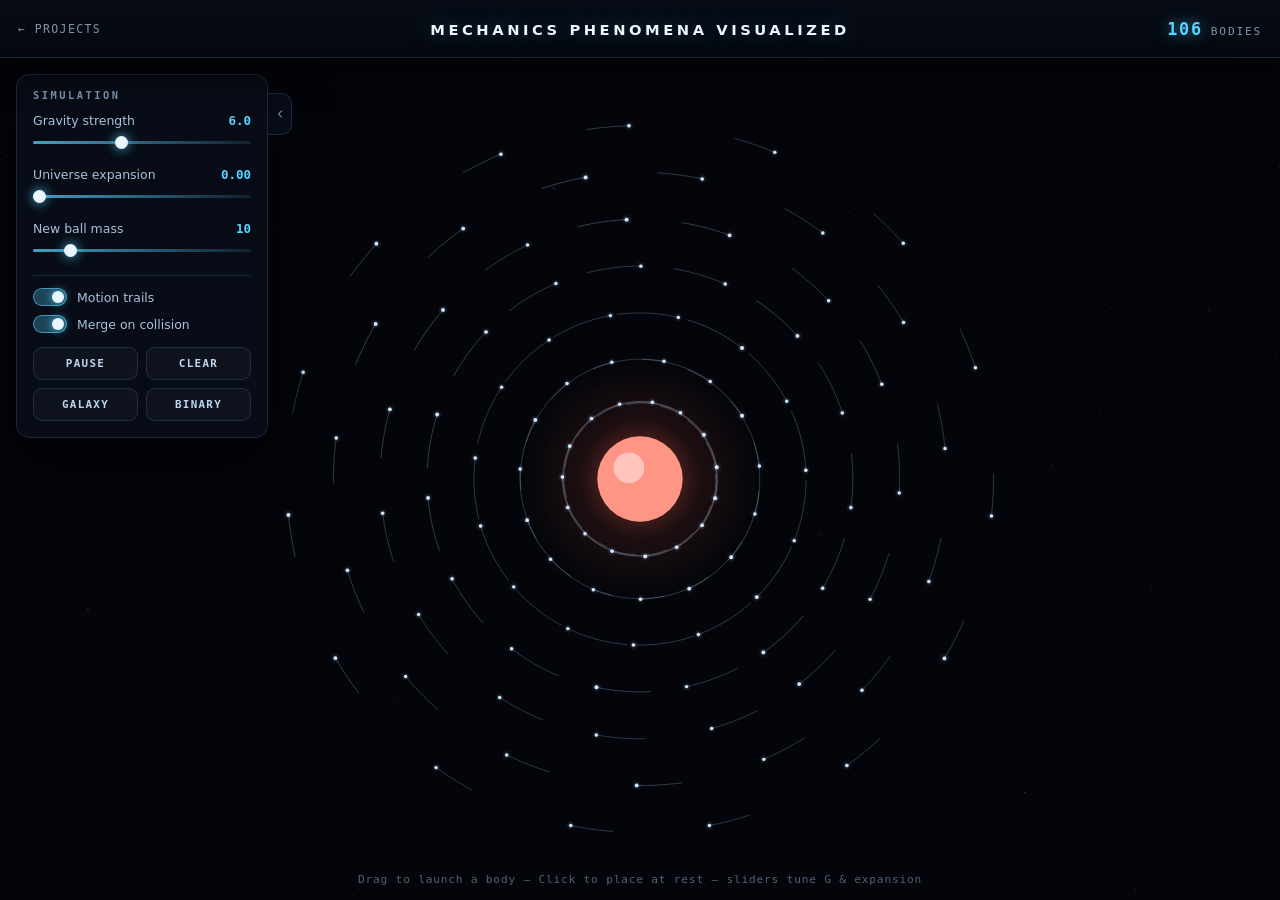
<file: projects/physics.html>
<!DOCTYPE html>
<html lang="en">
<head>
  <meta charset="UTF-8" />
  <meta name="viewport" content="width=device-width, initial-scale=1.0" />
  <meta name="color-scheme" content="dark" />
  <title>Mechanics Phenomena Visualized · Dun Li</title>
  <link rel="icon" href="data:image/svg+xml,<svg xmlns='http://www.w3.org/2000/svg' viewBox='0 0 100 100'><text y='.9em' font-size='90'>🪐</text></svg>" />
  <style>
    :root {
      --bg: #03050a;
      --panel: rgba(9, 15, 26, 0.82);
      --line: rgba(120, 190, 255, 0.16);
      --text: #cfe4ff;
      --dim: #7f93ad;
      --accent: #5ad2ff;
      --hot: #ff7a59;
      --mono: ui-monospace, "SFMono-Regular", "Cascadia Mono", Consolas, monospace;
      --panel-gap: 16px;
    }

    * { box-sizing: border-box; }

    html, body { height: 100%; }

    body {
      margin: 0;
      display: flex;
      flex-direction: column;
      background: var(--bg);
      color: var(--text);
      font-family: "Segoe UI", system-ui, -apple-system, sans-serif;
      overflow: hidden;
    }

    /* ----- Title bar ---------------------------------------------------- */
    .topbar {
      position: relative;
      z-index: 3;
      flex: 0 0 58px;
      display: flex;
      align-items: center;
      justify-content: space-between;
      padding: 0 18px;
      background: linear-gradient(180deg, #070c16 0%, #04070d 100%);
      border-bottom: 1px solid var(--line);
      box-shadow: 0 10px 40px rgba(0, 0, 0, 0.6);
    }

    .topbar h1 {
      position: absolute;
      left: 50%;
      top: 50%;
      transform: translate(-50%, -50%);
      margin: 0;
      font-size: 0.92rem;
      font-weight: 600;
      letter-spacing: 0.24em;
      text-transform: uppercase;
      white-space: nowrap;
      color: #eaf5ff;
      text-shadow: 0 0 22px rgba(90, 210, 255, 0.4);
    }

    .back {
      font-family: var(--mono);
      font-size: 0.72rem;
      letter-spacing: 0.12em;
      text-transform: uppercase;
      color: var(--dim);
      text-decoration: none;
      transition: color 0.2s ease;
    }
    .back:hover { color: var(--accent); }

    .counter {
      display: flex;
      align-items: baseline;
      gap: 8px;
      font-family: var(--mono);
      font-size: 0.7rem;
      letter-spacing: 0.16em;
      color: var(--dim);
    }
    .counter strong {
      font-size: 1.05rem;
      font-weight: 700;
      color: var(--accent);
      text-shadow: 0 0 14px rgba(90, 210, 255, 0.7);
      font-variant-numeric: tabular-nums;
    }

    /* ----- Stage -------------------------------------------------------- */
    .stage {
      position: relative;
      flex: 1 1 auto;
      min-height: 0;
      background: #000;
    }

    #space {
      display: block;
      width: 100%;
      height: 100%;
      cursor: crosshair;
      touch-action: none;
    }

    /* ----- Control panel ------------------------------------------------ */
    .panel {
      position: absolute;
      top: var(--panel-gap);
      left: var(--panel-gap);
      width: 252px;
      max-height: calc(100% - 2 * var(--panel-gap));
      display: flex;
      flex-direction: column;
      background: var(--panel);
      border: 1px solid var(--line);
      border-radius: 14px;
      backdrop-filter: blur(12px);
      box-shadow: 0 24px 60px rgba(0, 0, 0, 0.55);
      font-size: 0.78rem;
      transition: transform 0.25s ease;
      will-change: transform;
    }

    /* Collapsed: the panel slides fully off the left edge, leaving only the
       toggle handle on screen. State changes only via the handle or the H
       key — there are deliberately no hover / mouseleave rules here. */
    .panel.is-collapsed {
      transform: translateX(calc(-100% - var(--panel-gap)));
      pointer-events: none;
    }

    .panel__body {
      flex: 1 1 auto;
      min-height: 0;
      overflow-y: auto;
      padding: 14px 16px 16px;
    }

    /* Collapse handle, attached to the outer (right) edge of the panel */
    .panel__toggle {
      position: absolute;
      top: 18px;
      right: -25px;
      width: 24px;
      height: 42px;
      display: flex;
      align-items: center;
      justify-content: center;
      padding: 0;
      color: #9fd8ff;
      background: var(--panel);
      border: 1px solid var(--line);
      border-left: 0;
      border-radius: 0 10px 10px 0;
      backdrop-filter: blur(12px);
      cursor: pointer;
      pointer-events: auto;
      transition: color 0.2s ease, background 0.2s ease,
                  border-color 0.2s ease, box-shadow 0.2s ease;
    }
    .panel__toggle:hover {
      color: #eaf6ff;
      background: rgba(90, 210, 255, 0.16);
      border-color: rgba(90, 210, 255, 0.45);
      box-shadow: 0 0 18px rgba(90, 210, 255, 0.3);
    }
    .panel__toggle:focus-visible {
      outline: none;
      box-shadow: 0 0 0 3px rgba(90, 210, 255, 0.3);
    }
    .panel__toggle svg {
      display: block;
      transition: transform 0.25s ease;
    }
    .panel.is-collapsed .panel__toggle svg { transform: rotate(180deg); }

    .panel h2 {
      margin: 0 0 12px;
      font-family: var(--mono);
      font-size: 0.65rem;
      font-weight: 600;
      letter-spacing: 0.24em;
      text-transform: uppercase;
      color: var(--dim);
    }

    .control { margin-bottom: 13px; }

    .control__row {
      display: flex;
      justify-content: space-between;
      align-items: baseline;
      margin-bottom: 5px;
    }
    .control__row span { color: #a9c1db; }
    .control__row output {
      font-family: var(--mono);
      font-size: 0.78rem;
      font-weight: 700;
      color: var(--accent);
      font-variant-numeric: tabular-nums;
    }

    input[type="range"] {
      -webkit-appearance: none;
      appearance: none;
      width: 100%;
      height: 18px;
      margin: 0;
      background: transparent;
      cursor: pointer;
    }
    input[type="range"]::-webkit-slider-runnable-track {
      height: 3px;
      border-radius: 2px;
      background: linear-gradient(90deg, rgba(90, 210, 255, 0.75), rgba(90, 210, 255, 0.10));
    }
    input[type="range"]::-webkit-slider-thumb {
      -webkit-appearance: none;
      width: 13px;
      height: 13px;
      margin-top: -5px;
      border: 0;
      border-radius: 50%;
      background: #eaf6ff;
      box-shadow: 0 0 12px rgba(90, 210, 255, 0.9);
    }
    input[type="range"]::-moz-range-track {
      height: 3px;
      border-radius: 2px;
      background: rgba(90, 210, 255, 0.28);
    }
    input[type="range"]::-moz-range-thumb {
      width: 13px;
      height: 13px;
      border: 0;
      border-radius: 50%;
      background: #eaf6ff;
      box-shadow: 0 0 12px rgba(90, 210, 255, 0.9);
    }
    input[type="range"]:focus-visible {
      outline: none;
      box-shadow: 0 0 0 3px rgba(90, 210, 255, 0.25);
      border-radius: 4px;
    }

    /* ----- Toggles ------------------------------------------------------ */
    .toggles {
      display: flex;
      flex-direction: column;
      gap: 9px;
      margin: 2px 0 14px;
      padding-top: 12px;
      border-top: 1px solid var(--line);
    }

    .toggle {
      display: flex;
      align-items: center;
      gap: 10px;
      color: #a9c1db;
      cursor: pointer;
      user-select: none;
    }
    .toggle input {
      position: absolute;
      opacity: 0;
      pointer-events: none;
    }
    .toggle__track {
      position: relative;
      flex: none;
      width: 34px;
      height: 18px;
      border-radius: 999px;
      border: 1px solid var(--line);
      background: rgba(120, 160, 200, 0.16);
      transition: background 0.2s ease, border-color 0.2s ease;
    }
    .toggle__track::after {
      content: "";
      position: absolute;
      top: 2px;
      left: 2px;
      width: 12px;
      height: 12px;
      border-radius: 50%;
      background: #8ea6bd;
      transition: left 0.2s ease, background 0.2s ease, box-shadow 0.2s ease;
    }
    .toggle input:checked + .toggle__track {
      background: rgba(90, 210, 255, 0.28);
      border-color: rgba(90, 210, 255, 0.6);
    }
    .toggle input:checked + .toggle__track::after {
      left: 18px;
      background: #eaf6ff;
      box-shadow: 0 0 10px rgba(90, 210, 255, 0.9);
    }
    .toggle input:focus-visible + .toggle__track {
      box-shadow: 0 0 0 3px rgba(90, 210, 255, 0.25);
    }

    /* ----- Buttons ------------------------------------------------------ */
    .buttons {
      display: grid;
      grid-template-columns: 1fr 1fr;
      gap: 8px;
    }

    .buttons button {
      padding: 9px 6px;
      font-family: var(--mono);
      font-size: 0.68rem;
      font-weight: 700;
      letter-spacing: 0.12em;
      text-transform: uppercase;
      color: #bcd6ef;
      background: rgba(255, 255, 255, 0.03);
      border: 1px solid var(--line);
      border-radius: 9px;
      cursor: pointer;
      transition: background 0.18s ease, border-color 0.18s ease, color 0.18s ease, box-shadow 0.18s ease;
    }
    .buttons button:hover {
      color: #eaf6ff;
      background: rgba(90, 210, 255, 0.12);
      border-color: rgba(90, 210, 255, 0.45);
      box-shadow: 0 0 18px rgba(90, 210, 255, 0.18);
    }
    .buttons button:active { transform: translateY(1px); }
    .buttons button:focus-visible {
      outline: none;
      box-shadow: 0 0 0 3px rgba(90, 210, 255, 0.25);
    }
    .buttons button.is-on {
      color: #061018;
      background: var(--accent);
      border-color: var(--accent);
      box-shadow: 0 0 20px rgba(90, 210, 255, 0.45);
    }

    /* ----- Hint --------------------------------------------------------- */
    .hint {
      position: absolute;
      bottom: 14px;
      left: 50%;
      transform: translateX(-50%);
      margin: 0;
      padding: 0 12px;
      font-family: var(--mono);
      font-size: 0.7rem;
      letter-spacing: 0.07em;
      text-align: center;
      color: rgba(160, 190, 220, 0.5);
      pointer-events: none;
      white-space: nowrap;
    }

    /* ----- Small screens ------------------------------------------------ */
    @media (max-width: 760px) {
      :root { --panel-gap: 12px; }
      .topbar { padding: 0 12px; }
      .topbar h1 { font-size: 0.7rem; letter-spacing: 0.14em; }
      .counter { letter-spacing: 0.08em; }
      .panel { width: 212px; }
      .panel__body { padding: 12px 13px 13px; }
      .hint {
        font-size: 0.62rem;
        white-space: normal;
        max-width: 88vw;
        bottom: 10px;
        line-height: 1.5;
      }
    }
  </style>
</head>
<body>

  <header class="topbar">
    <a class="back" href="../projects.html">← Projects</a>
    <h1>Mechanics Phenomena Visualized</h1>
    <div class="counter"><strong id="count">0</strong> BODIES</div>
  </header>

  <main class="stage">
    <canvas id="space" aria-label="Gravity sandbox. Drag to launch a body, click to place one at rest."></canvas>

    <aside class="panel" id="panel" aria-label="Simulation controls">
      <div class="panel__body" id="panelBody">
        <h2>Simulation</h2>

        <div class="control">
          <div class="control__row">
            <span>Gravity strength</span>
            <output id="gravityOut" for="gravity">6.0</output>
          </div>
          <input type="range" id="gravity" min="0" max="100" value="40" step="1" aria-label="Gravity strength" />
        </div>

        <div class="control">
          <div class="control__row">
            <span>Universe expansion</span>
            <output id="expansionOut" for="expansion">0.00</output>
          </div>
          <input type="range" id="expansion" min="0" max="100" value="0" step="1" aria-label="Universe expansion speed" />
        </div>

        <div class="control">
          <div class="control__row">
            <span>New ball mass</span>
            <output id="massOut" for="mass">10</output>
          </div>
          <input type="range" id="mass" min="1" max="60" value="10" step="1" aria-label="New ball mass" />
        </div>

        <div class="toggles">
          <label class="toggle">
            <input type="checkbox" id="trails" checked />
            <span class="toggle__track" aria-hidden="true"></span>
            <span>Motion trails</span>
          </label>
          <label class="toggle">
            <input type="checkbox" id="merge" checked />
            <span class="toggle__track" aria-hidden="true"></span>
            <span>Merge on collision</span>
          </label>
        </div>

        <div class="buttons">
          <button type="button" id="pause">Pause</button>
          <button type="button" id="clear">Clear</button>
          <button type="button" id="galaxy">Galaxy</button>
          <button type="button" id="binary">Binary</button>
        </div>
      </div>

      <button type="button" class="panel__toggle" id="panelToggle"
              aria-controls="panelBody" aria-expanded="true"
              aria-label="Hide simulation controls" title="Hide / show panel (H)">
        <svg viewBox="0 0 24 24" width="12" height="12" aria-hidden="true">
          <path d="M15 6l-6 6 6 6" fill="none" stroke="currentColor"
                stroke-width="2" stroke-linecap="round" stroke-linejoin="round" />
        </svg>
      </button>
    </aside>

    <p class="hint">Drag to launch a body — Click to place at rest — sliders tune G &amp; expansion</p>
  </main>

  <script>
  (function () {
    "use strict";

    var canvas = document.getElementById("space");
    var ctx = canvas.getContext("2d");
    var stage = document.querySelector(".stage");
    var countEl = document.getElementById("count");

    var W = 0;
    var H = 0;
    var TAU = Math.PI * 2;

    var bodies = [];
    var stars = [];

    // Simulation settings
    var gravity = 600;      // slider 40
    var expansion = 0;      // slider 0
    var newMass = 10;
    var showTrails = true;
    var mergeOn = true;
    var paused = false;

    var MAX_BODIES = 480;
    var SOFT = 11;          // softening, keeps close encounters finite
    var R_K = 2.35;         // radius = R_K * cbrt(mass)
    var STAR_MASS = 6000;

    var FIXED = 1 / 120;    // physics timestep
    var acc = 0;

    /* ----- Look of a body ------------------------------------------------ */
    // Light bodies are bluish-white, heavy bodies shift towards red.
    function toneOf(m) {
      return Math.min(1, Math.pow(m / 4200, 0.35));
    }

    function rgbOf(t) {
      var a;
      var b;
      var f;
      if (t < 0.45) {
        a = [178, 220, 255];
        b = [242, 236, 255];
        f = t / 0.45;
      } else {
        a = [242, 236, 255];
        b = [255, 92, 68];
        f = (t - 0.45) / 0.55;
      }
      return [
        Math.round(a[0] + (b[0] - a[0]) * f),
        Math.round(a[1] + (b[1] - a[1]) * f),
        Math.round(a[2] + (b[2] - a[2]) * f)
      ];
    }

    function radiusOf(m) {
      return Math.max(1.7, R_K * Math.cbrt(m));
    }

    function addBody(x, y, vx, vy, m) {
      if (bodies.length >= MAX_BODIES) return;
      var t = toneOf(m);
      var rgb = rgbOf(t);
      bodies.push({
        x: x, y: y,
        vx: vx, vy: vy,
        m: m,
        r: radiusOf(m),
        t: t,
        rgb: rgb,
        trail: []
      });
      syncCount();
    }

    function refreshBody(b) {
      b.r = radiusOf(b.m);
      b.t = toneOf(b.m);
      b.rgb = rgbOf(b.t);
    }

    /* ----- Glow sprites (cached per colour) ------------------------------ */
    var glowCache = {};

    function glowSprite(rgb) {
      var key = rgb[0] + "," + rgb[1] + "," + rgb[2];
      if (glowCache[key]) return glowCache[key];

      var size = 128;
      var c = document.createElement("canvas");
      c.width = size;
      c.height = size;
      var g = c.getContext("2d");
      var rg = g.createRadialGradient(size / 2, size / 2, 0, size / 2, size / 2, size / 2);
      var base = rgb[0] + "," + rgb[1] + "," + rgb[2];
      rg.addColorStop(0, "rgba(" + base + ",0.9)");
      rg.addColorStop(0.22, "rgba(" + base + ",0.34)");
      rg.addColorStop(0.5, "rgba(" + base + ",0.10)");
      rg.addColorStop(1, "rgba(" + base + ",0)");
      g.fillStyle = rg;
      g.fillRect(0, 0, size, size);

      glowCache[key] = c;
      return c;
    }

    /* ----- Canvas sizing ------------------------------------------------- */
    function resize() {
      var rect = stage.getBoundingClientRect();
      var dpr = Math.min(window.devicePixelRatio || 1, 2);
      W = Math.max(1, rect.width);
      H = Math.max(1, rect.height);

      canvas.width = Math.round(W * dpr);
      canvas.height = Math.round(H * dpr);
      ctx.setTransform(dpr, 0, 0, dpr, 0, 0);

      seedStars();
    }

    function seedStars() {
      stars = [];
      var n = Math.round((W * H) / 14000);
      n = Math.max(40, Math.min(150, n));
      for (var i = 0; i < n; i++) {
        stars.push({
          x: Math.random() * W,
          y: Math.random() * H,
          s: Math.random() < 0.85 ? 1 : 1.6,
          a: 0.05 + Math.random() * 0.16
        });
      }
    }

    /* ----- Physics ------------------------------------------------------- */
    function physics(dt) {
      var n = bodies.length;
      var i;
      var j;

      // Pairwise gravity: a = G * m / d^2, softened
      for (i = 0; i < n; i++) {
        var a = bodies[i];
        var ax = 0;
        var ay = 0;

        for (j = 0; j < n; j++) {
          if (i === j) continue;
          var b = bodies[j];
          var dx = b.x - a.x;
          var dy = b.y - a.y;
          var d2 = dx * dx + dy * dy + SOFT * SOFT;
          var inv = 1 / (d2 * Math.sqrt(d2));
          ax += dx * b.m * inv;
          ay += dy * b.m * inv;
        }

        ax *= gravity;
        ay *= gravity;

        // Hubble-like expansion: push outwards, proportional to distance
        if (expansion > 0) {
          ax += (a.x - W / 2) * expansion;
          ay += (a.y - H / 2) * expansion;
        }

        a.vx += ax * dt;
        a.vy += ay * dt;
      }

      for (i = 0; i < n; i++) {
        var body = bodies[i];
        body.x += body.vx * dt;
        body.y += body.vy * dt;
      }

      if (mergeOn) resolveMerges();
    }

    function resolveMerges() {
      var merged = false;

      for (var i = 0; i < bodies.length; i++) {
        var a = bodies[i];
        if (a.dead) continue;

        for (var j = i + 1; j < bodies.length; j++) {
          var b = bodies[j];
          if (b.dead) continue;

          var dx = b.x - a.x;
          var dy = b.y - a.y;
          var sum = a.r + b.r;
          if (dx * dx + dy * dy > sum * sum) continue;

          // Conservation of mass and momentum
          var m = a.m + b.m;
          a.vx = (a.vx * a.m + b.vx * b.m) / m;
          a.vy = (a.vy * a.m + b.vy * b.m) / m;
          a.x = (a.x * a.m + b.x * b.m) / m;
          a.y = (a.y * a.m + b.y * b.m) / m;
          a.m = m;
          refreshBody(a);

          b.dead = true;
          merged = true;
        }
      }

      if (merged) {
        bodies = bodies.filter(function (b) { return !b.dead; });
      }
    }

    function updateTrails() {
      for (var i = 0; i < bodies.length; i++) {
        var b = bodies[i];
        b.trail.push({ x: b.x, y: b.y });
        if (b.trail.length > 20) b.trail.shift();
      }
    }

    /* ----- Drawing ------------------------------------------------------- */
    function draw() {
      ctx.fillStyle = "#03050a";
      ctx.fillRect(0, 0, W, H);

      // Faint star field
      for (var i = 0; i < stars.length; i++) {
        var s = stars[i];
        ctx.fillStyle = "rgba(190, 215, 255," + s.a + ")";
        ctx.fillRect(s.x, s.y, s.s, s.s);
      }

      // Motion trails
      if (showTrails) {
        ctx.lineCap = "round";
        for (i = 0; i < bodies.length; i++) {
          var b = bodies[i];
          var tr = b.trail;
          if (tr.length < 2) continue;
          ctx.beginPath();
          ctx.moveTo(tr[0].x, tr[0].y);
          for (var k = 1; k < tr.length; k++) ctx.lineTo(tr[k].x, tr[k].y);
          ctx.strokeStyle = "rgba(" + b.rgb[0] + "," + b.rgb[1] + "," + b.rgb[2] + ",0.30)";
          ctx.lineWidth = Math.max(0.7, b.r * 0.45);
          ctx.stroke();
        }
      }

      // Glow layer
      ctx.globalCompositeOperation = "lighter";
      for (i = 0; i < bodies.length; i++) {
        var gb = bodies[i];
        var sp = glowSprite(gb.rgb);
        var size = gb.r * 5.6;
        ctx.drawImage(sp, gb.x - size / 2, gb.y - size / 2, size, size);
      }
      ctx.globalCompositeOperation = "source-over";

      // Solid cores
      for (i = 0; i < bodies.length; i++) {
        var cb = bodies[i];
        ctx.beginPath();
        ctx.arc(cb.x, cb.y, cb.r, 0, TAU);
        ctx.fillStyle = "rgb(" + Math.round(cb.rgb[0] + (255 - cb.rgb[0]) * 0.35) + "," +
          Math.round(cb.rgb[1] + (255 - cb.rgb[1]) * 0.35) + "," +
          Math.round(cb.rgb[2] + (255 - cb.rgb[2]) * 0.35) + ")";
        ctx.fill();

        if (cb.r > 3) {
          ctx.beginPath();
          ctx.arc(cb.x - cb.r * 0.26, cb.y - cb.r * 0.26, cb.r * 0.36, 0, TAU);
          ctx.fillStyle = "rgba(255,255,255,0.45)";
          ctx.fill();
        }
      }

      // Slingshot preview
      if (drag) {
        var dx = drag.x0 - drag.x1;
        var dy = drag.y0 - drag.y1;
        var dist = Math.sqrt(dx * dx + dy * dy);

        if (dist >= 5) {
          ctx.setLineDash([5, 6]);
          ctx.strokeStyle = "rgba(90, 210, 255, 0.55)";
          ctx.lineWidth = 1.2;
          ctx.beginPath();
          ctx.moveTo(drag.x1, drag.y1);
          ctx.lineTo(drag.x0, drag.y0);
          ctx.stroke();
          ctx.setLineDash([]);

          // Arrow head at the launch point (direction of travel)
          var ux = dx / dist;
          var uy = dy / dist;
          ctx.beginPath();
          ctx.moveTo(drag.x0, drag.y0);
          ctx.lineTo(drag.x0 + ux * 12 - uy * 5, drag.y0 + uy * 12 + ux * 5);
          ctx.lineTo(drag.x0 + ux * 12 + uy * 5, drag.y0 + uy * 12 - ux * 5);
          ctx.closePath();
          ctx.fillStyle = "rgba(90, 210, 255, 0.7)";
          ctx.fill();
        }

        ctx.beginPath();
        ctx.arc(drag.x0, drag.y0, radiusOf(newMass), 0, TAU);
        ctx.strokeStyle = "rgba(234, 246, 255, 0.75)";
        ctx.lineWidth = 1.2;
        ctx.stroke();
      }
    }

    /* ----- Scenes -------------------------------------------------------- */
    // Bodies are seeded on well-separated rings so neighbouring orbits never
    // start overlapping; that keeps the generated systems stable for minutes.
    function galaxy() {
      bodies = [];
      var cx = W / 2;
      var cy = H / 2;
      var maxR = Math.min(W, H) * 0.42;
      var inner = Math.max(radiusOf(STAR_MASS) * 1.7, Math.min(70, maxR * 0.35));
      if (maxR < inner + 40) maxR = inner + 40;

      addBody(cx, cy, 0, 0, STAR_MASS);

      var rings = 7;
      var perRing = 15;
      for (var ring = 0; ring < rings; ring++) {
        var r = inner + (maxR - inner) * (ring / (rings - 1));
        var offset = Math.random() * TAU;

        for (var k = 0; k < perRing; k++) {
          var angle = offset + (k / perRing) * TAU + (Math.random() - 0.5) * 0.05;
          var m = 0.15 + Math.random() * 0.45;
          var v = Math.sqrt(gravity * STAR_MASS / r);

          addBody(
            cx + Math.cos(angle) * r,
            cy + Math.sin(angle) * r,
            -Math.sin(angle) * v,
            Math.cos(angle) * v,
            m
          );
        }
      }
    }

    function binary() {
      bodies = [];
      var cx = W / 2;
      var cy = H / 2;
      var m = 2600;
      var sep = Math.min(W, H) * 0.15;
      var v = Math.sqrt(gravity * m / (2 * sep));

      // Two equal stars circling their common centre of mass
      addBody(cx - sep / 2, cy, 0, v, m);
      addBody(cx + sep / 2, cy, 0, -v, m);

      var maxR = Math.min(W, H) * 0.42;
      var inner = Math.max(sep * 1.5, radiusOf(m) * 3.2);
      var outer = Math.max(inner + 50, maxR);
      var band = outer - inner;

      // Fit as many rings as the available band allows (2–5)
      var rings = Math.max(2, Math.min(5, Math.floor(band / 22) + 1));
      var perRing = 10;
      var total = 2 * m;

      for (var ring = 0; ring < rings; ring++) {
        var r = inner + band * (ring / Math.max(1, rings - 1));
        var offset = Math.random() * TAU;

        for (var k = 0; k < perRing; k++) {
          var angle = offset + (k / perRing) * TAU + (Math.random() - 0.5) * 0.04;
          var mass = 0.15 + Math.random() * 0.25;
          var speed = Math.sqrt(gravity * total / r);

          addBody(
            cx + Math.cos(angle) * r,
            cy + Math.sin(angle) * r,
            -Math.sin(angle) * speed,
            Math.cos(angle) * speed,
            mass
          );
        }
      }
    }

    /* ----- Pointer: slingshot & click ------------------------------------ */
    var drag = null;

    function toLocal(clientX, clientY) {
      var rect = canvas.getBoundingClientRect();
      return { x: clientX - rect.left, y: clientY - rect.top };
    }

    function beginDrag(clientX, clientY) {
      var p = toLocal(clientX, clientY);
      drag = { x0: p.x, y0: p.y, x1: p.x, y1: p.y };
    }

    function moveDrag(clientX, clientY) {
      if (!drag) return;
      var p = toLocal(clientX, clientY);
      drag.x1 = p.x;
      drag.y1 = p.y;
    }

    function endDrag(clientX, clientY) {
      if (!drag) return;
      var p = toLocal(clientX, clientY);
      var dx = drag.x0 - p.x;
      var dy = drag.y0 - p.y;
      var dist = Math.sqrt(dx * dx + dy * dy);

      if (dist < 5) {
        addBody(drag.x0, drag.y0, 0, 0, newMass); // click → place at rest
      } else {
        var power = Math.min(1, dist / 220);
        var speed = 90 + power * 1500;           // farther drag → faster launch
        addBody(drag.x0, drag.y0, (dx / dist) * speed, (dy / dist) * speed, newMass);
      }
      drag = null;
    }

    canvas.addEventListener("mousedown", function (e) {
      if (e.button !== 0) return;
      e.preventDefault();
      beginDrag(e.clientX, e.clientY);
    });

    window.addEventListener("mousemove", function (e) {
      if (!drag) return;
      moveDrag(e.clientX, e.clientY);
    });

    window.addEventListener("mouseup", function (e) {
      if (!drag) return;
      endDrag(e.clientX, e.clientY);
    });

    canvas.addEventListener("touchstart", function (e) {
      if (!e.touches.length) return;
      e.preventDefault();
      beginDrag(e.touches[0].clientX, e.touches[0].clientY);
    }, { passive: false });

    canvas.addEventListener("touchmove", function (e) {
      if (!drag || !e.touches.length) return;
      e.preventDefault();
      moveDrag(e.touches[0].clientX, e.touches[0].clientY);
    }, { passive: false });

    canvas.addEventListener("touchend", function (e) {
      if (!drag || !e.changedTouches.length) return;
      e.preventDefault();
      endDrag(e.changedTouches[0].clientX, e.changedTouches[0].clientY);
    }, { passive: false });

    /* ----- UI wiring ------------------------------------------------------ */
    var gravitySlider = document.getElementById("gravity");
    var expansionSlider = document.getElementById("expansion");
    var massSlider = document.getElementById("mass");
    var gravityOut = document.getElementById("gravityOut");
    var expansionOut = document.getElementById("expansionOut");
    var massOut = document.getElementById("massOut");
    var trailsBox = document.getElementById("trails");
    var mergeBox = document.getElementById("merge");
    var pauseBtn = document.getElementById("pause");
    var clearBtn = document.getElementById("clear");
    var galaxyBtn = document.getElementById("galaxy");
    var binaryBtn = document.getElementById("binary");
    var panel = document.getElementById("panel");
    var panelToggle = document.getElementById("panelToggle");

    var lastCount = -1;

    function syncCount() {
      if (bodies.length === lastCount) return;
      lastCount = bodies.length;
      countEl.textContent = String(lastCount);
    }

    function updateReadouts() {
      gravityOut.textContent = (gravity / 100).toFixed(1);
      expansionOut.textContent = expansion.toFixed(2);
      massOut.textContent = String(newMass);
    }

    gravitySlider.addEventListener("input", function () {
      gravity = Number(gravitySlider.value) * 15;
      updateReadouts();
    });

    expansionSlider.addEventListener("input", function () {
      expansion = Number(expansionSlider.value) * 0.014;
      updateReadouts();
    });

    massSlider.addEventListener("input", function () {
      newMass = Number(massSlider.value);
      updateReadouts();
    });

    trailsBox.addEventListener("change", function () {
      showTrails = trailsBox.checked;
      if (!showTrails) {
        for (var i = 0; i < bodies.length; i++) bodies[i].trail.length = 0;
      }
    });

    mergeBox.addEventListener("change", function () {
      mergeOn = mergeBox.checked;
    });

    pauseBtn.addEventListener("click", function () {
      paused = !paused;
      pauseBtn.textContent = paused ? "Resume" : "Pause";
      pauseBtn.classList.toggle("is-on", paused);
    });

    clearBtn.addEventListener("click", function () {
      bodies = [];
      acc = 0;
      syncCount();
    });

    galaxyBtn.addEventListener("click", function () {
      galaxy();
      syncCount();
      acc = 0;
    });

    binaryBtn.addEventListener("click", function () {
      binary();
      syncCount();
      acc = 0;
    });

    /* ----- Collapse / expand the panel -----------------------------------
       Purely a UI state change: it never touches the sliders, the switches,
       the bodies, or the pause flag. No hover handlers are attached, so the
       panel stays exactly where the user last put it. */
    var PANEL_KEY = "physics.panelCollapsed";

    function setPanelCollapsed(collapsed) {
      panel.classList.toggle("is-collapsed", collapsed);
      panelToggle.setAttribute("aria-expanded", collapsed ? "false" : "true");
      panelToggle.setAttribute("aria-label", collapsed ? "Show simulation controls" : "Hide simulation controls");
      try {
        sessionStorage.setItem(PANEL_KEY, collapsed ? "1" : "0");
      } catch (err) { /* private mode / storage disabled — ignore */ }
    }

    panelToggle.addEventListener("click", function () {
      setPanelCollapsed(!panel.classList.contains("is-collapsed"));
    });

    // "H" toggles the panel too, unless the user is typing somewhere
    document.addEventListener("keydown", function (e) {
      if (e.key !== "h" && e.key !== "H") return;
      if (e.ctrlKey || e.metaKey || e.altKey) return;

      var el = document.activeElement;
      var tag = el && el.tagName;
      if (tag === "TEXTAREA" || tag === "SELECT" || (el && el.isContentEditable)) return;
      if (tag === "INPUT") {
        var type = (el.type || "").toLowerCase();
        if (type !== "range" && type !== "checkbox" && type !== "radio" && type !== "button") return;
      }

      e.preventDefault();
      panelToggle.click();
    });

    // Restore the previous choice for this browser session
    try {
      if (sessionStorage.getItem(PANEL_KEY) === "1") setPanelCollapsed(true);
    } catch (err) { /* ignore */ }

    /* ----- Main loop ------------------------------------------------------ */
    var last = 0;

    function frame(now) {
      var elapsed = last ? Math.min(0.05, (now - last) / 1000) : 0;
      last = now;

      if (!paused) {
        acc += elapsed;
        var steps = 0;
        while (acc >= FIXED && steps < 4) {
          physics(FIXED);
          acc -= FIXED;
          steps++;
        }
        if (acc > FIXED * 4) acc = 0;
        updateTrails();
      }

      draw();
      syncCount();

      requestAnimationFrame(frame);
    }

    window.addEventListener("resize", resize);

    // Boot: size the canvas, then show the Galaxy scene right away
    resize();
    galaxy();
    updateReadouts();
    requestAnimationFrame(frame);
  })();
  </script>
</body>
</html>
</file>
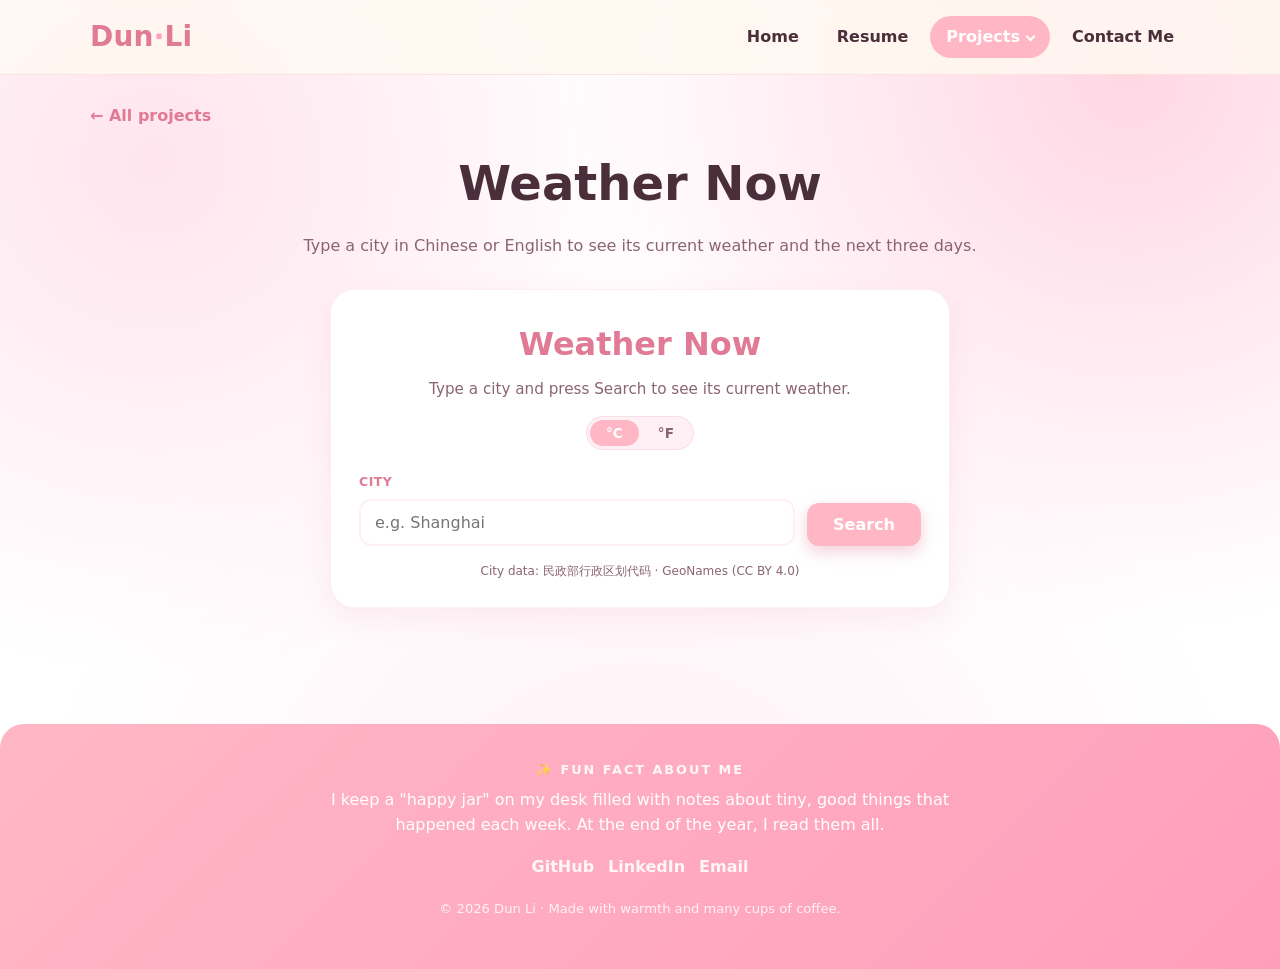
<file: projects/weather.html>
<!DOCTYPE html>
<html lang="en">
<head>
  <meta charset="UTF-8" />
  <meta name="viewport" content="width=device-width, initial-scale=1.0" />
  <title>Dun Li · Weather Now</title>
  <link rel="stylesheet" href="../styles.css" />
  <link rel="icon" href="data:image/svg+xml,<svg xmlns='http://www.w3.org/2000/svg' viewBox='0 0 100 100'><text y='.9em' font-size='90'>⛅</text></svg>" />
</head>
<body data-root="../">

  <header class="nav">
    <div class="container nav__inner">
      <a href="../index.html" class="brand">Dun<span>·</span>Li</a>
      <button class="nav__toggle" aria-label="Toggle navigation" aria-expanded="false">
        <span></span>
      </button>
      <nav>
        <ul class="nav__links" id="navLinks">
          <li><a href="../index.html">Home</a></li>
          <li><a href="../resume.html">Resume</a></li>
          <li class="nav__menu">
            <a href="../projects.html" class="nav__menu-trigger active" aria-haspopup="true" aria-expanded="false">
              Projects<span class="nav__caret" aria-hidden="true"></span>
            </a>
            <ul class="nav__dropdown" aria-label="Projects"></ul>
          </li>
          <li><a href="../contact.html">Contact Me</a></li>
        </ul>
      </nav>
    </div>
  </header>

  <main class="container">

    <a href="../projects.html" class="back-link">← All projects</a>

    <section class="page-head" style="padding-top:14px;">
      <h1>Weather Now</h1>
      <p>Type a city in Chinese or English to see its current weather and the next three days.</p>
    </section>

    <section class="section" style="padding-top:0;">
      <div class="weather">
        <div class="weather__app">
          <header class="weather__head">
            <h2 class="weather__title">Weather Now</h2>
            <p class="weather__subtitle">Type a city and press Search to see its current weather.</p>
            <div class="weather__units" id="weatherUnits" role="group" aria-label="Temperature unit">
              <button type="button" class="weather__unit-btn is-active" data-unit="C" aria-pressed="true">°C</button>
              <button type="button" class="weather__unit-btn" data-unit="F" aria-pressed="false">°F</button>
            </div>
          </header>

          <form class="weather__form" id="weatherForm" novalidate>
            <label class="weather__field">
              <span class="weather__label">City</span>
              <input type="text" id="weatherCity" class="weather__input" placeholder="e.g. Shanghai" autocomplete="off" spellcheck="false" role="combobox" aria-autocomplete="list" aria-expanded="false" aria-controls="weatherSuggestions" />
            </label>
            <button type="submit" class="weather__search" id="weatherSearch">Search</button>
          </form>

          <ul class="weather__suggestions" id="weatherSuggestions" role="listbox" aria-label="City suggestions" hidden></ul>

          <p class="weather__message" id="weatherMessage" role="status" aria-live="polite" hidden></p>

          <div class="weather__card" id="weatherCard" hidden>
            <div class="weather__icon" id="weatherIcon" aria-hidden="true">🌡️</div>
            <div class="weather__info">
              <h3 class="weather__city" id="weatherCityName"></h3>
              <p class="weather__temp" id="weatherTemp"></p>
              <p class="weather__cond" id="weatherCond"></p>
            </div>
          </div>

          <div class="weather__forecast" id="weatherForecast" hidden></div>

          <p class="weather__attrib">City data: 民政部行政区划代码 · GeoNames (CC BY 4.0)</p>
        </div>
      </div>
    </section>

  </main>

  <footer class="footer">
    <div class="container">
      <div class="footer__fun">
        <strong>✨ Fun fact about me</strong>
        I keep a "happy jar" on my desk filled with notes about tiny, good
        things that happened each week. At the end of the year, I read them all.
      </div>
      <div class="footer__social">
        <a href="https://github.com" target="_blank" rel="noopener">GitHub</a>
        <a href="https://linkedin.com" target="_blank" rel="noopener">LinkedIn</a>
        <a href="../contact.html">Email</a>
      </div>
      <p class="footer__copy">© 2026 Dun Li · Made with warmth and many cups of coffee.</p>
    </div>
  </footer>

  <script src="../weather-cities.js"></script>
  <script src="../script.js"></script>
  <script src="../projects.js"></script>
</body>
</html>
</file>
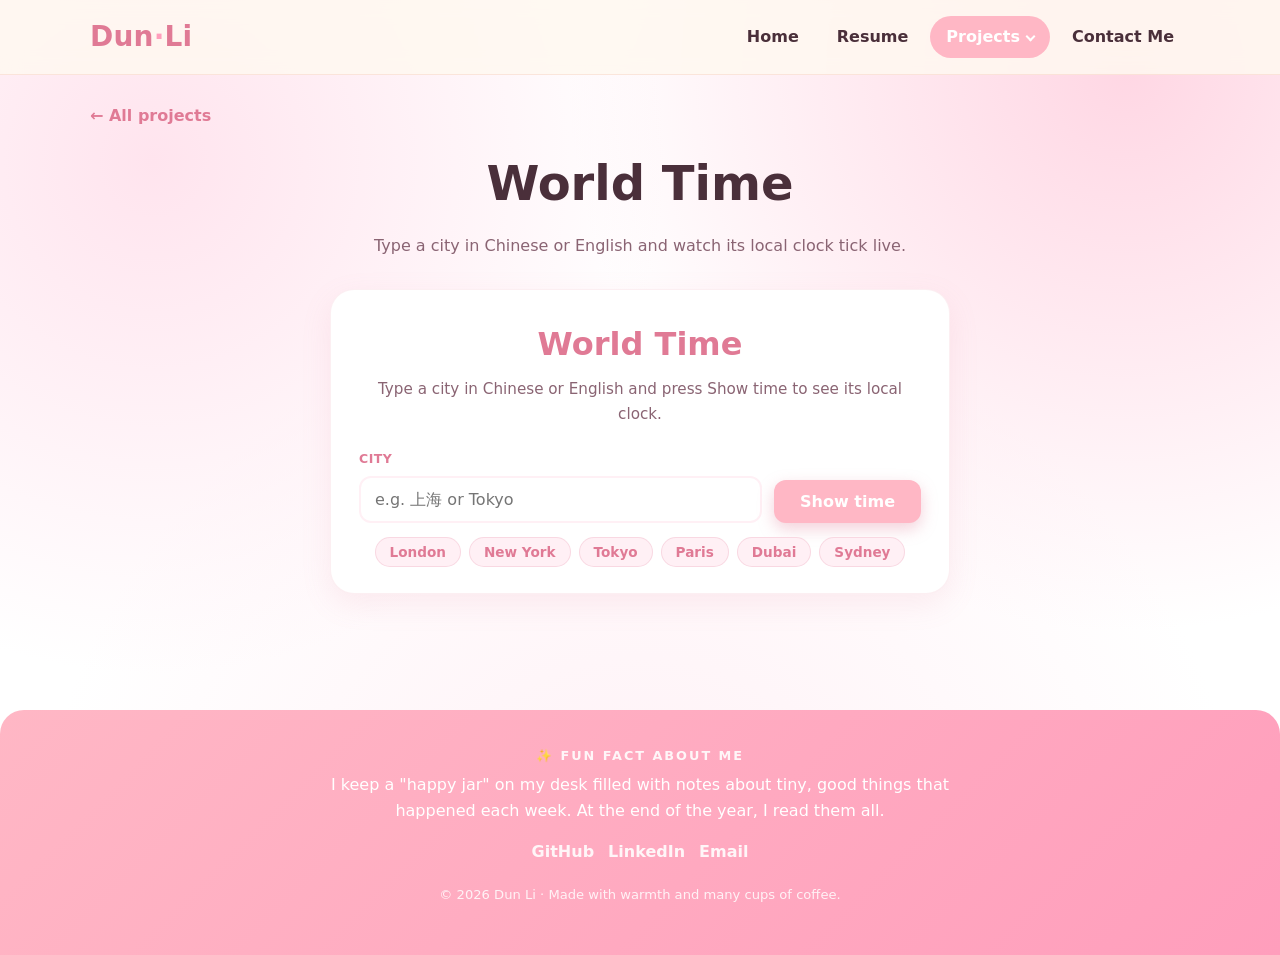
<file: projects/worldtime.html>
<!DOCTYPE html>
<html lang="en">
<head>
  <meta charset="UTF-8" />
  <meta name="viewport" content="width=device-width, initial-scale=1.0" />
  <title>Dun Li · World Time</title>
  <link rel="stylesheet" href="../styles.css" />
  <link rel="icon" href="data:image/svg+xml,<svg xmlns='http://www.w3.org/2000/svg' viewBox='0 0 100 100'><text y='.9em' font-size='90'>🕒</text></svg>" />
</head>
<body data-root="../">

  <header class="nav">
    <div class="container nav__inner">
      <a href="../index.html" class="brand">Dun<span>·</span>Li</a>
      <button class="nav__toggle" aria-label="Toggle navigation" aria-expanded="false">
        <span></span>
      </button>
      <nav>
        <ul class="nav__links" id="navLinks">
          <li><a href="../index.html">Home</a></li>
          <li><a href="../resume.html">Resume</a></li>
          <li class="nav__menu">
            <a href="../projects.html" class="nav__menu-trigger active" aria-haspopup="true" aria-expanded="false">
              Projects<span class="nav__caret" aria-hidden="true"></span>
            </a>
            <ul class="nav__dropdown" aria-label="Projects"></ul>
          </li>
          <li><a href="../contact.html">Contact Me</a></li>
        </ul>
      </nav>
    </div>
  </header>

  <main class="container">

    <a href="../projects.html" class="back-link">← All projects</a>

    <section class="page-head" style="padding-top:14px;">
      <h1>World Time</h1>
      <p>Type a city in Chinese or English and watch its local clock tick live.</p>
    </section>

    <section class="section" style="padding-top:0;">
      <div class="worldtime">
        <div class="worldtime__app">
          <header class="worldtime__head">
            <h2 class="worldtime__title">World Time</h2>
            <p class="worldtime__subtitle">Type a city in Chinese or English and press Show time to see its local clock.</p>
          </header>

          <form class="worldtime__form" id="worldtimeForm" novalidate>
            <label class="worldtime__field">
              <span class="worldtime__label">City</span>
              <input type="text" id="worldtimeCity" class="worldtime__input" placeholder="e.g. 上海 or Tokyo" autocomplete="off" spellcheck="false" />
            </label>
            <button type="submit" class="worldtime__search" id="worldtimeSearch">Show time</button>
          </form>

          <div class="worldtime__presets" id="worldtimePresets" role="group" aria-label="Quick cities">
            <button type="button" class="worldtime__preset" data-city="london">London</button>
            <button type="button" class="worldtime__preset" data-city="newyork">New York</button>
            <button type="button" class="worldtime__preset" data-city="tokyo">Tokyo</button>
            <button type="button" class="worldtime__preset" data-city="paris">Paris</button>
            <button type="button" class="worldtime__preset" data-city="dubai">Dubai</button>
            <button type="button" class="worldtime__preset" data-city="sydney">Sydney</button>
          </div>

          <p class="worldtime__message" id="worldtimeMessage" role="status" aria-live="polite" hidden></p>

          <div class="worldtime__card" id="worldtimeCard" hidden>
            <div class="worldtime__icon" aria-hidden="true">🕒</div>
            <div class="worldtime__info">
              <h3 class="worldtime__city" id="worldtimeCityName"></h3>
              <p class="worldtime__clock" id="worldtimeClock">--:--:--</p>
              <p class="worldtime__meta" id="worldtimeMeta"></p>
            </div>
          </div>
        </div>
      </div>
    </section>

  </main>

  <footer class="footer">
    <div class="container">
      <div class="footer__fun">
        <strong>✨ Fun fact about me</strong>
        I keep a "happy jar" on my desk filled with notes about tiny, good
        things that happened each week. At the end of the year, I read them all.
      </div>
      <div class="footer__social">
        <a href="https://github.com" target="_blank" rel="noopener">GitHub</a>
        <a href="https://linkedin.com" target="_blank" rel="noopener">LinkedIn</a>
        <a href="../contact.html">Email</a>
      </div>
      <p class="footer__copy">© 2026 Dun Li · Made with warmth and many cups of coffee.</p>
    </div>
  </footer>

  <script src="../weather-cities.js"></script>
  <script src="../script.js"></script>
  <script src="../projects.js"></script>
</body>
</html>
</file>
<file: styles.css>
/* ==========================================================================
   Personal Website — Shared Stylesheet
   Warm, welcoming palette · rounded corners · responsive layout
   ========================================================================== */

:root {
  /* White & cherry blossom pink palette */
  --cream:        #FFFFFF;
  --cream-deep:   #FFF0F5;
  --peach:        #FFE4EE;
  --coral:        #FFB7C5;
  --coral-dark:   #E07A95;
  --honey:        #FF9EBC;
  --honey-soft:   #FFD7E4;
  --plum:         #8C4A6E;
  --text:         #4A2F3A;
  --text-soft:    #8A6473;
  --white:        #FFFFFF;
  --shadow:       0 10px 30px rgba(224, 122, 149, 0.12);
  --shadow-soft:  0 6px 18px rgba(224, 122, 149, 0.10);
  --radius-lg:    24px;
  --radius-md:    18px;
  --radius-sm:    12px;
  --transition:   0.3s ease;
}

* { box-sizing: border-box; }

html { scroll-behavior: smooth; }

body {
  margin: 0;
  font-family: "Segoe UI", "Helvetica Neue", "Nunito", system-ui, -apple-system, sans-serif;
  color: var(--text);
  background: var(--cream);
  background-image:
    radial-gradient(circle at 12% 18%, var(--peach) 0%, transparent 38%),
    radial-gradient(circle at 88% 8%, var(--honey-soft) 0%, transparent 40%),
    radial-gradient(circle at 50% 100%, var(--cream-deep) 0%, transparent 55%);
  background-attachment: fixed;
  line-height: 1.65;
  -webkit-font-smoothing: antialiased;
}

a { color: var(--coral-dark); text-decoration: none; }
a:hover { color: var(--coral); }

img { max-width: 100%; display: block; }

.container {
  width: min(1100px, 92%);
  margin: 0 auto;
}

/* ==========================================================================
   Navigation
   ========================================================================== */
.nav {
  position: sticky;
  top: 0;
  z-index: 50;
  backdrop-filter: blur(10px);
  background: rgba(255, 248, 240, 0.85);
  border-bottom: 1px solid rgba(224, 120, 86, 0.15);
}

.nav__inner {
  display: flex;
  align-items: center;
  justify-content: space-between;
  padding: 14px 0;
}

.brand {
  font-weight: 800;
  font-size: 1.75rem;
  color: var(--coral-dark);
  letter-spacing: 0.2px;
}

.brand span { color: var(--honey); }

.nav__links {
  display: flex;
  gap: 6px;
  list-style: none;
  margin: 0;
  padding: 0;
}

.nav__links a {
  display: inline-block;
  padding: 8px 16px;
  border-radius: 999px;
  color: var(--text);
  font-weight: 600;
  transition: background var(--transition), color var(--transition);
}

.nav__links a:hover,
.nav__links a.active {
  background: var(--coral);
  color: var(--white);
}

.nav__toggle {
  display: none;
  background: transparent;
  border: 0;
  cursor: pointer;
  padding: 8px;
  border-radius: var(--radius-sm);
}

.nav__toggle span,
.nav__toggle span::before,
.nav__toggle span::after {
  content: "";
  display: block;
  width: 24px;
  height: 2px;
  background: var(--coral-dark);
  position: relative;
  transition: var(--transition);
}
.nav__toggle span::before { position: absolute; top: -7px; }
.nav__toggle span::after  { position: absolute; top:  7px; }

/* ----- Projects dropdown ---------------------------------------------- */
.nav__menu { position: relative; }

.nav__caret {
  display: inline-block;
  width: 7px;
  height: 7px;
  margin-left: 7px;
  border-right: 2px solid currentColor;
  border-bottom: 2px solid currentColor;
  transform: translateY(-2px) rotate(45deg);
  transition: transform var(--transition);
}
.nav__menu.is-open .nav__caret { transform: translateY(1px) rotate(-135deg); }

.nav__dropdown {
  position: absolute;
  top: calc(100% + 6px);
  left: 50%;
  min-width: 210px;
  margin: 0;
  padding: 8px;
  list-style: none;
  background: var(--white);
  border: 1px solid rgba(224, 122, 149, 0.16);
  border-radius: var(--radius-md);
  box-shadow: var(--shadow);
  opacity: 0;
  visibility: hidden;
  pointer-events: none;
  transform: translate(-50%, 8px);
  transition: opacity var(--transition), transform var(--transition), visibility var(--transition);
}
.nav__menu.is-open .nav__dropdown {
  opacity: 1;
  visibility: visible;
  pointer-events: auto;
  transform: translate(-50%, 0);
}

.nav__dropdown a {
  display: block;
  padding: 9px 14px;
  border-radius: var(--radius-sm);
  font-size: 0.95rem;
  white-space: nowrap;
}
.nav__dropdown a:hover,
.nav__dropdown a.is-current {
  background: var(--cream-deep);
  color: var(--coral-dark);
}
.nav__dropdown a.is-current { font-weight: 700; }

/* Hover also opens the menu on pointer devices, even before scripts load */
@media (hover: hover) and (min-width: 721px) {
  .nav__menu:hover .nav__dropdown {
    opacity: 1;
    visibility: visible;
    pointer-events: auto;
    transform: translate(-50%, 0);
  }
  .nav__menu:hover .nav__caret { transform: translateY(1px) rotate(-135deg); }
}

/* ==========================================================================
   Hero / Homepage
   ========================================================================== */
.hero {
  display: grid;
  grid-template-columns: 0.9fr 1.1fr;
  gap: 48px;
  align-items: center;
  padding: 70px 0 50px;
}

.hero__photo {
  position: relative;
  border-radius: var(--radius-lg);
  overflow: hidden;
  box-shadow: var(--shadow);
  border: 6px solid var(--white);
  aspect-ratio: 1 / 1;
  background: var(--cream-deep);
}

.hero__photo::after {
  content: "";
  position: absolute;
  inset: 0;
  pointer-events: none;
  background: radial-gradient(
    ellipse at 50% 30%,
    rgba(255, 183, 197, 0.18) 0%,
    rgba(255, 228, 238, 0.10) 45%,
    rgba(255, 240, 245, 0.02) 80%,
    transparent 100%
  );
  mix-blend-mode: screen;
  z-index: 1;
}

.hero__photo img {
  width: 100%;
  height: 100%;
  object-fit: cover;
  object-position: center 30%;
  filter: brightness(1.05) contrast(1.08) saturate(1.12);
  transition: filter var(--transition);
}

.hero__photo:hover img {
  filter: brightness(1.08) contrast(1.12) saturate(1.18);
}

.hero__content h1 {
  font-size: clamp(2.2rem, 5vw, 3.4rem);
  margin: 0 0 8px;
  color: var(--text);
  line-height: 1.1;
}

.hero__content .wave {
  display: inline-block;
  animation: wave 2.5s ease-in-out infinite;
  transform-origin: 70% 70%;
}

@keyframes wave {
  0%, 60%, 100% { transform: rotate(0deg); }
  10% { transform: rotate(14deg); }
  20% { transform: rotate(-8deg); }
  30% { transform: rotate(14deg); }
  40% { transform: rotate(-4deg); }
  50% { transform: rotate(10deg); }
}

.tagline {
  font-family: "Brush Script MT", "Segoe Script", "Bradley Hand", cursive;
  color: var(--coral-dark);
  font-weight: 600;
  font-style: italic;
  font-size: 3.4rem;
  line-height: 1.2;
  letter-spacing: 0.5px;
  margin: 0 0 22px;
  background: linear-gradient(120deg, #B03060 0%, #C94A7A 50%, #8B1F4F 100%);
  -webkit-background-clip: text;
  background-clip: text;
  -webkit-text-fill-color: transparent;
  text-shadow: 0 2px 10px rgba(176, 48, 96, 0.18);
}

.intro {
  font-size: 1.08rem;
  color: var(--text-soft);
  max-width: 56ch;
  margin: 0 0 28px;
}

.btn {
  display: inline-flex;
  align-items: center;
  gap: 8px;
  padding: 12px 26px;
  border-radius: 999px;
  font-weight: 700;
  transition: transform var(--transition), box-shadow var(--transition), background var(--transition);
}

.btn--primary {
  background: var(--coral);
  color: var(--white);
  box-shadow: 0 8px 20px rgba(224, 120, 86, 0.35);
}
.btn--primary:hover {
  background: var(--coral-dark);
  color: var(--white);
  transform: translateY(-2px);
}

.btn--ghost {
  background: transparent;
  color: var(--coral-dark);
  border: 2px solid var(--coral);
}
.btn--ghost:hover {
  background: var(--coral);
  color: var(--white);
}

/* ==========================================================================
   Section — Things I Like
   ========================================================================== */
.section { padding: 56px 0; }

.section__title {
  text-align: center;
  font-size: clamp(1.6rem, 3.5vw, 2.2rem);
  margin: 0 0 8px;
}

.section__subtitle {
  text-align: center;
  color: var(--text-soft);
  margin: 0 0 40px;
}

.cards {
  display: grid;
  grid-template-columns: repeat(3, 1fr);
  gap: 26px;
}

.card {
  position: relative;
  border-radius: var(--radius-lg);
  padding: 0;
  text-align: center;
  box-shadow: var(--shadow-soft);
  transition: transform var(--transition), box-shadow var(--transition);
  border: 1px solid rgba(224, 122, 149, 0.10);
  background-size: cover;
  background-position: center;
  background-repeat: no-repeat;
  min-height: 320px;
  overflow: hidden;
  display: flex;
  flex-direction: column;
  justify-content: flex-start;
}

.card:hover {
  transform: translateY(-6px);
  box-shadow: var(--shadow);
}

.card__overlay {
  position: relative;
  z-index: 1;
  padding: 28px 24px 26px;
  background: linear-gradient(180deg, rgba(255, 255, 255, 0.92) 0%, rgba(255, 240, 245, 0.78) 60%, rgba(255, 228, 238, 0.30) 100%);
  margin-top: auto;
}

.card h3 {
  margin: 0 0 8px;
  font-size: 1.3rem;
  color: var(--coral-dark);
}

.card p {
  margin: 0;
  color: var(--text);
  font-size: 0.96rem;
}

/* ==========================================================================
   Footer
   ========================================================================== */
.footer {
  margin-top: 60px;
  padding: 36px 0;
  background: linear-gradient(135deg, var(--coral) 0%, var(--honey) 100%);
  color: var(--white);
  text-align: center;
  border-radius: var(--radius-lg) var(--radius-lg) 0 0;
}

.footer__fun {
  max-width: 640px;
  margin: 0 auto;
  font-size: 1rem;
  line-height: 1.6;
}

.footer__fun strong { display: block; font-size: 0.8rem; letter-spacing: 2px; text-transform: uppercase; margin-bottom: 6px; opacity: 0.9; }

.footer__social {
  margin-top: 16px;
  display: flex;
  justify-content: center;
  gap: 14px;
}

.footer__social a {
  color: var(--white);
  font-weight: 600;
  opacity: 0.9;
}
.footer__social a:hover { opacity: 1; text-decoration: underline; }

.footer__copy { margin-top: 18px; font-size: 0.82rem; opacity: 0.85; }

/* ==========================================================================
   Sub-page headers
   ========================================================================== */
.page-head {
  text-align: center;
  padding: 60px 0 30px;
}

.page-head h1 {
  font-size: clamp(2rem, 4.5vw, 3rem);
  margin: 0 0 10px;
}

.page-head p { color: var(--text-soft); margin: 0; }

/* Back link on individual project pages */
.back-link {
  display: inline-flex;
  align-items: center;
  gap: 6px;
  margin-top: 28px;
  font-weight: 700;
  color: var(--coral-dark);
  transition: gap var(--transition), color var(--transition);
}
.back-link:hover { gap: 10px; color: var(--coral); }

/* ==========================================================================
   Resume page
   ========================================================================== */
.timeline {
  position: relative;
  margin: 0 auto;
  max-width: 760px;
  padding: 10px 0;
}
.timeline::before {
  content: "";
  position: absolute;
  left: 18px;
  top: 0;
  bottom: 0;
  width: 3px;
  background: var(--honey-soft);
  border-radius: 2px;
}

.tl-item {
  position: relative;
  padding: 14px 0 14px 56px;
}

.tl-item::before {
  content: "";
  position: absolute;
  left: 9px;
  top: 22px;
  width: 20px;
  height: 20px;
  border-radius: 50%;
  background: var(--coral);
  border: 4px solid var(--cream);
  box-shadow: 0 0 0 2px var(--coral);
}

.tl-item__date {
  font-size: 0.8rem;
  font-weight: 700;
  letter-spacing: 1px;
  text-transform: uppercase;
  color: var(--coral-dark);
}

.tl-item h3 { margin: 4px 0 2px; font-size: 1.15rem; }
.tl-item .org { color: var(--text-soft); font-size: 0.95rem; margin: 0 0 6px; }
.tl-item p { margin: 0; color: var(--text-soft); }
.tl-item ul {
  margin: 6px 0 0;
  padding-left: 20px;
}
.tl-item li { margin-bottom: 5px; color: var(--text-soft); }
.tl-item li::marker { color: var(--coral); }

/* Summary paragraph (Resume page) */
.summary {
  max-width: 720px;
  margin: 0 auto;
  text-align: center;
  font-size: 1.05rem;
  color: var(--text-soft);
  line-height: 1.75;
}

.skill-grid {
  display: grid;
  grid-template-columns: repeat(2, 1fr);
  gap: 24px;
  margin-top: 40px;
}

.skill-card {
  background: var(--white);
  border-radius: var(--radius-md);
  padding: 24px;
  box-shadow: var(--shadow-soft);
}

.skill-card h3 { margin-top: 0; color: var(--coral-dark); }
.skill-card p {
  margin: 0 0 12px;
  color: var(--text-soft);
  font-size: 0.92rem;
  line-height: 1.6;
}

.chips { display: flex; flex-wrap: wrap; gap: 8px; }
.chip {
  background: var(--cream-deep);
  color: var(--text);
  padding: 6px 14px;
  border-radius: 999px;
  font-size: 0.85rem;
  font-weight: 600;
}

/* ==========================================================================
   Projects page
   ========================================================================== */
.project-grid {
  display: grid;
  grid-template-columns: repeat(2, 1fr);
  gap: 28px;
}

.project {
  background: var(--white);
  border-radius: var(--radius-lg);
  overflow: hidden;
  box-shadow: var(--shadow-soft);
  transition: transform var(--transition), box-shadow var(--transition);
  border: 1px solid rgba(224, 120, 86, 0.08);
}

.project:hover {
  transform: translateY(-6px);
  box-shadow: var(--shadow);
}

.project__media {
  height: 180px;
  background: linear-gradient(135deg, var(--peach), var(--honey-soft));
  display: flex;
  align-items: center;
  justify-content: center;
  font-size: 3rem;
}

.project__body { padding: 22px 24px 26px; }
.project__body h3 { margin: 0 0 6px; font-size: 1.25rem; }
.project__body p { color: var(--text-soft); margin: 0 0 14px; font-size: 0.95rem; }

.project__tags { display: flex; flex-wrap: wrap; gap: 6px; margin-bottom: 14px; }
.project__tags .chip { font-size: 0.78rem; padding: 4px 10px; }

.project__link {
  font-weight: 700;
  color: var(--coral-dark);
  display: inline-flex;
  align-items: center;
  gap: 6px;
}
.project__link:hover { gap: 10px; color: var(--coral); }

/* Empty state for project grid */
.project__empty {
  grid-column: 1 / -1;
  text-align: center;
  color: var(--text-soft);
  padding: 40px 20px;
  font-style: italic;
}

/* ==========================================================================
   To-Do app (Projects page)
   ========================================================================== */
.todo { display: flex; justify-content: center; }
.todo__app {
  width: 100%;
  max-width: 620px;
  background: var(--white);
  border-radius: var(--radius-lg);
  padding: 28px 28px 22px;
  box-shadow: var(--shadow);
  border: 1px solid rgba(224, 122, 149, 0.12);
}

.todo__head { text-align: center; margin-bottom: 22px; }
.todo__title {
  margin: 0 0 6px;
  font-size: clamp(1.6rem, 3.5vw, 2rem);
  color: var(--coral-dark);
}
.todo__subtitle { margin: 0; color: var(--text-soft); font-size: 0.95rem; }

.todo__form { display: flex; flex-direction: column; gap: 14px; }
.todo__row {
  display: grid;
  grid-template-columns: minmax(150px, 0.9fr) 1.6fr;
  gap: 12px;
}
.todo__field { display: flex; flex-direction: column; gap: 6px; }
.todo__label {
  font-size: 0.78rem;
  font-weight: 700;
  letter-spacing: 0.5px;
  text-transform: uppercase;
  color: var(--coral-dark);
}
.todo__input {
  width: 100%;
  padding: 12px 14px;
  border: 2px solid var(--cream-deep);
  border-radius: var(--radius-sm);
  font-family: inherit;
  font-size: 1rem;
  color: var(--text);
  background: var(--cream);
  transition: border var(--transition), box-shadow var(--transition);
}
.todo__input:focus {
  outline: none;
  border-color: var(--coral);
  box-shadow: 0 0 0 4px rgba(224, 122, 149, 0.15);
}

.todo__input--area {
  resize: none;
  min-height: 46px;
  max-height: 200px;
  overflow-y: auto;
  line-height: 1.5;
  display: block;
}

.todo__charcount {
  font-size: 0.75rem;
  color: var(--text-soft);
  text-align: right;
  margin-top: 3px;
  font-variant-numeric: tabular-nums;
  transition: color var(--transition);
}
.todo__charcount.is-near { color: #E8B547; }
.todo__charcount.is-max  { color: #D9534F; font-weight: 700; }

.todo__add {
  align-self: stretch;
  padding: 12px 22px;
  border: 0;
  border-radius: var(--radius-sm);
  background: var(--coral);
  color: var(--white);
  font-weight: 700;
  font-size: 1rem;
  cursor: pointer;
  box-shadow: 0 6px 16px rgba(224, 122, 149, 0.35);
  transition: background var(--transition), transform var(--transition);
}
.todo__add:hover { background: var(--coral-dark); transform: translateY(-1px); }
.todo__add:active { transform: translateY(0); }

/* Priority picker */
.todo__row--actions {
  grid-template-columns: 1fr auto;
  align-items: end;
}
.todo__prio { display: flex; gap: 6px; }
.todo__prio-btn {
  padding: 8px 12px;
  border: 2px solid var(--cream-deep);
  border-radius: 999px;
  background: var(--cream);
  color: var(--text-soft);
  font-family: inherit;
  font-size: 0.85rem;
  font-weight: 600;
  cursor: pointer;
  transition: background var(--transition), border-color var(--transition), color var(--transition), transform var(--transition);
}
.todo__prio-btn:hover { transform: translateY(-1px); }
.todo__prio-btn.is-active { color: var(--white); border-color: transparent; }
.todo__prio-btn[data-prio="iu"].is-active { background: #D9534F; box-shadow: 0 4px 12px rgba(217, 83, 79, 0.35); }
.todo__prio-btn[data-prio="in"].is-active { background: #E8B547; box-shadow: 0 4px 12px rgba(232, 181, 71, 0.35); }
.todo__prio-btn[data-prio="nu"].is-active { background: #5B9BD5; box-shadow: 0 4px 12px rgba(91, 155, 213, 0.35); }
.todo__prio-btn[data-prio="nn"].is-active { background: #5BB85B; box-shadow: 0 4px 12px rgba(91, 184, 91, 0.35); }

/* Category badge on a task item */
.todo__prio-badge {
  flex-shrink: 0;
  width: 26px;
  height: 26px;
  display: inline-flex;
  align-items: center;
  justify-content: center;
  font-size: 0.95rem;
  border-radius: 50%;
  background: var(--white);
  border: 2px solid var(--cream-deep);
  cursor: pointer;
  transition: transform var(--transition), box-shadow var(--transition);
}
.todo__prio-badge:hover { transform: scale(1.15); box-shadow: 0 2px 8px rgba(0,0,0,0.12); }
.todo__prio-badge[data-prio="iu"] { border-color: #D9534F; background: #FAE6E5; }
.todo__prio-badge[data-prio="in"] { border-color: #E8B547; background: #FCF3D9; }
.todo__prio-badge[data-prio="nu"] { border-color: #5B9BD5; background: #E8F1FA; }
.todo__prio-badge[data-prio="nn"] { border-color: #5BB85B; background: #E7F5E7; }

/* Category dropdown menu */
.todo__menu {
  position: absolute;
  z-index: 100;
  background: var(--white);
  border-radius: var(--radius-md);
  box-shadow: var(--shadow);
  border: 1px solid rgba(224, 122, 149, 0.15);
  padding: 6px;
  display: flex;
  flex-direction: column;
  gap: 2px;
  min-width: 230px;
}
.todo__menu[hidden] { display: none; }
.todo__menu-item {
  display: flex;
  align-items: center;
  gap: 10px;
  padding: 10px 14px;
  border: 0;
  border-radius: var(--radius-sm);
  background: transparent;
  color: var(--text);
  font-family: inherit;
  font-size: 0.9rem;
  font-weight: 600;
  cursor: pointer;
  text-align: left;
  transition: background var(--transition);
}
.todo__menu-item:hover { background: var(--cream-deep); }
.todo__menu-item.is-current {
  background: var(--cream-deep);
  color: var(--coral-dark);
}
.todo__menu-item.is-current::after {
  content: "✓";
  margin-left: auto;
  color: var(--coral-dark);
}

.todo__error {
  margin: 0 0 10px;
  padding: 8px 12px;
  background: var(--peach);
  color: #B03060;
  border-radius: var(--radius-sm);
  font-size: 0.9rem;
  font-weight: 600;
}

.todo__list {
  list-style: none;
  margin: 14px 0 0;
  padding: 0;
  display: flex;
  flex-direction: column;
  gap: 8px;
}

.todo__item {
  display: flex;
  align-items: center;
  gap: 12px;
  padding: 12px 14px;
  background: var(--cream);
  border: 1px solid rgba(224, 122, 149, 0.12);
  border-radius: var(--radius-sm);
  transition: background var(--transition), opacity var(--transition);
  animation: todoIn 0.25s ease;
}
@keyframes todoIn {
  from { opacity: 0; transform: translateY(4px); }
  to   { opacity: 1; transform: translateY(0); }
}

.todo__check {
  appearance: none;
  -webkit-appearance: none;
  width: 22px;
  height: 22px;
  flex-shrink: 0;
  border: 2px solid var(--coral);
  border-radius: 6px;
  background: var(--white);
  cursor: pointer;
  position: relative;
  transition: background var(--transition), border-color var(--transition);
}
.todo__check:checked {
  background: var(--coral);
  border-color: var(--coral);
}
.todo__check:checked::after {
  content: "";
  position: absolute;
  left: 6px;
  top: 2px;
  width: 5px;
  height: 10px;
  border: solid var(--white);
  border-width: 0 2px 2px 0;
  transform: rotate(45deg);
}

.todo__text {
  flex: 1;
  font-size: 1rem;
  color: var(--text);
  word-break: break-word;
  transition: color var(--transition), text-decoration var(--transition);
}
.todo__item--done .todo__text {
  text-decoration: line-through;
  color: var(--text-soft);
}

.todo__date {
  font-size: 0.78rem;
  font-weight: 700;
  color: var(--coral-dark);
  background: var(--honey-soft);
  padding: 4px 10px;
  border-radius: 999px;
  white-space: nowrap;
  flex-shrink: 0;
  cursor: pointer;
  border: 2px solid transparent;
  transition: transform var(--transition), box-shadow var(--transition);
}
.todo__date:hover { transform: scale(1.08); box-shadow: 0 2px 8px rgba(0,0,0,0.10); }
.todo__date--edit {
  font-size: 0.78rem;
  font-weight: 700;
  color: var(--coral-dark);
  background: var(--white);
  padding: 2px 8px;
  border-radius: 999px;
  border: 2px solid var(--coral);
  white-space: nowrap;
  flex-shrink: 0;
  font-family: inherit;
}

.todo__del {
  flex-shrink: 0;
  width: 28px;
  height: 28px;
  border: 0;
  border-radius: 50%;
  background: transparent;
  color: var(--text-soft);
  font-size: 1.1rem;
  line-height: 1;
  cursor: pointer;
  transition: background var(--transition), color var(--transition);
}
.todo__del:hover { background: var(--peach); color: #B03060; }

.todo__empty {
  margin: 16px 0 0;
  text-align: center;
  color: var(--text-soft);
  font-style: italic;
  font-size: 0.95rem;
}

.todo__foot {
  display: flex;
  align-items: center;
  justify-content: space-between;
  margin-top: 18px;
  padding-top: 14px;
  border-top: 1px solid var(--cream-deep);
  font-size: 0.85rem;
  color: var(--text-soft);
}
.todo__clear {
  background: transparent;
  border: 0;
  color: var(--coral-dark);
  font-weight: 600;
  font-size: 0.85rem;
  cursor: pointer;
  padding: 4px 8px;
  border-radius: var(--radius-sm);
  transition: background var(--transition);
}
.todo__clear:hover { background: var(--peach); }

/* Responsive — to-do on small screens */
@media (max-width: 720px) {
  .todo__app { padding: 22px 18px; }
  .todo__row { grid-template-columns: 1fr; gap: 10px; }
  .todo__row--actions { grid-template-columns: 1fr; }
  .todo__prio { flex-wrap: wrap; }
  .todo__prio-btn { flex: 1; justify-content: center; }
  .todo__add { width: 100%; }
}
@media (max-width: 420px) {
  .todo__item { flex-wrap: wrap; }
  .todo__date { order: 3; }
}

/* ==========================================================================
   Weather app (Projects page)
   ========================================================================== */
.weather { display: flex; justify-content: center; }
.weather__app {
  width: 100%;
  max-width: 620px;
  background: var(--white);
  border-radius: var(--radius-lg);
  padding: 28px 28px 26px;
  box-shadow: var(--shadow);
  border: 1px solid rgba(224, 122, 149, 0.12);
}

.weather__head { text-align: center; margin-bottom: 22px; }
.weather__title {
  margin: 0 0 6px;
  font-size: clamp(1.6rem, 3.5vw, 2rem);
  color: var(--coral-dark);
}
.weather__subtitle { margin: 0; color: var(--text-soft); font-size: 0.95rem; }

.weather__units {
  display: inline-flex;
  gap: 3px;
  margin-top: 14px;
  padding: 3px;
  background: var(--cream-deep);
  border: 1px solid rgba(224, 122, 149, 0.16);
  border-radius: 999px;
}
.weather__unit-btn {
  padding: 5px 16px;
  border: 0;
  border-radius: 999px;
  background: transparent;
  font-family: inherit;
  font-size: 0.85rem;
  font-weight: 700;
  color: var(--text-soft);
  cursor: pointer;
  transition: background var(--transition), color var(--transition);
}
.weather__unit-btn:hover { color: var(--coral-dark); }
.weather__unit-btn.is-active {
  background: var(--coral);
  color: var(--white);
}
.weather__unit-btn:focus-visible {
  outline: none;
  box-shadow: 0 0 0 3px rgba(224, 122, 149, 0.25);
}

.weather__form { display: flex; align-items: flex-end; gap: 12px; }
.weather__field { flex: 1; display: flex; flex-direction: column; gap: 6px; }
.weather__label {
  font-size: 0.78rem;
  font-weight: 700;
  letter-spacing: 0.5px;
  text-transform: uppercase;
  color: var(--coral-dark);
}
.weather__input {
  width: 100%;
  padding: 12px 14px;
  border: 2px solid var(--cream-deep);
  border-radius: var(--radius-sm);
  font-family: inherit;
  font-size: 1rem;
  color: var(--text);
  background: var(--cream);
  transition: border var(--transition), box-shadow var(--transition);
}
.weather__input:focus {
  outline: none;
  border-color: var(--coral);
  box-shadow: 0 0 0 4px rgba(224, 122, 149, 0.15);
}

.weather__search {
  padding: 12px 26px;
  border: 0;
  border-radius: var(--radius-sm);
  background: var(--coral);
  color: var(--white);
  font-family: inherit;
  font-weight: 700;
  font-size: 1rem;
  cursor: pointer;
  white-space: nowrap;
  box-shadow: 0 6px 16px rgba(224, 122, 149, 0.35);
  transition: background var(--transition), transform var(--transition);
}
.weather__search:hover { background: var(--coral-dark); transform: translateY(-1px); }
.weather__search:active { transform: translateY(0); }

.weather__suggestions {
  list-style: none;
  margin: 14px 0 0;
  padding: 0;
  background: var(--cream);
  border: 1px solid rgba(224, 122, 149, 0.16);
  border-radius: var(--radius-sm);
  overflow: hidden;
  animation: weatherIn 0.2s ease;
}
.weather__suggestions[hidden] { display: none; }

.weather__suggestion {
  display: block;
  width: 100%;
  padding: 11px 14px;
  border: 0;
  border-bottom: 1px solid rgba(224, 122, 149, 0.10);
  background: transparent;
  font-family: inherit;
  text-align: left;
  color: var(--text);
  cursor: pointer;
  transition: background var(--transition);
}
.weather__suggestion:last-child { border-bottom: 0; }
.weather__suggestion:hover,
.weather__suggestion.is-active,
.weather__suggestion[aria-selected="true"] { background: var(--cream-deep); }
.weather__suggestion:focus-visible {
  outline: none;
  background: var(--cream-deep);
  box-shadow: inset 0 0 0 2px var(--coral);
}
.weather__suggestion-main {
  display: block;
  font-weight: 700;
  font-size: 0.98rem;
  color: var(--coral-dark);
}
.weather__suggestion-sub {
  display: block;
  margin-top: 2px;
  font-size: 0.85rem;
  color: var(--text-soft);
}

.weather__message {
  margin: 16px 0 0;
  padding: 10px 14px;
  border-radius: var(--radius-sm);
  background: var(--cream-deep);
  color: var(--text-soft);
  font-size: 0.95rem;
  font-weight: 600;
  text-align: center;
}
.weather__message.is-error { background: var(--peach); color: #B03060; }

.weather__card {
  margin-top: 18px;
  display: flex;
  align-items: center;
  gap: 18px;
  padding: 20px;
  background: linear-gradient(135deg, var(--cream-deep), var(--honey-soft));
  border-radius: var(--radius-md);
  border: 1px solid rgba(224, 122, 149, 0.14);
  animation: weatherIn 0.3s ease;
}
.weather__card[hidden] { display: none; }
@keyframes weatherIn {
  from { opacity: 0; transform: translateY(6px); }
  to   { opacity: 1; transform: translateY(0); }
}

.weather__icon { flex-shrink: 0; font-size: 3.4rem; line-height: 1; }
.weather__info { min-width: 0; }
.weather__city {
  margin: 0 0 2px;
  font-size: 1.2rem;
  color: var(--coral-dark);
}
.weather__temp {
  margin: 0;
  font-size: 2.1rem;
  font-weight: 800;
  line-height: 1.1;
  color: var(--text);
}
.weather__cond { margin: 4px 0 0; color: var(--text-soft); font-weight: 600; }

.weather__forecast {
  margin-top: 14px;
  display: grid;
  grid-template-columns: repeat(3, 1fr);
  gap: 10px;
  animation: weatherIn 0.3s ease;
}
.weather__forecast[hidden] { display: none; }
.weather__day {
  display: flex;
  flex-direction: column;
  align-items: center;
  gap: 4px;
  padding: 12px 8px;
  background: var(--cream);
  border: 1px solid rgba(224, 122, 149, 0.14);
  border-radius: var(--radius-sm);
  text-align: center;
}
.weather__day-name { font-weight: 700; font-size: 0.9rem; color: var(--coral-dark); }
.weather__day-date { font-size: 0.78rem; color: var(--text-soft); }
.weather__day-icon { font-size: 1.9rem; line-height: 1.2; }
.weather__day-range { font-size: 0.85rem; font-weight: 600; color: var(--text); }
.weather__day-range .weather__day-min { color: var(--text-soft); font-weight: 500; }

.weather__attrib {
  margin: 16px 0 0;
  text-align: center;
  font-size: 0.75rem;
  color: var(--text-soft);
}

/* Responsive — weather on small screens */
@media (max-width: 720px) {
  .weather__app { padding: 22px 18px; }
  .weather__form { flex-direction: column; align-items: stretch; gap: 10px; }
  .weather__search { width: 100%; }
}
@media (max-width: 420px) {
  .weather__card { flex-direction: column; text-align: center; gap: 10px; }
}

/* ==========================================================================
   World Time app (Projects page)
   ========================================================================== */
.worldtime { display: flex; justify-content: center; }
.worldtime__app {
  width: 100%;
  max-width: 620px;
  background: var(--white);
  border-radius: var(--radius-lg);
  padding: 28px 28px 26px;
  box-shadow: var(--shadow);
  border: 1px solid rgba(224, 122, 149, 0.12);
}

.worldtime__head { text-align: center; margin-bottom: 22px; }
.worldtime__title {
  margin: 0 0 6px;
  font-size: clamp(1.6rem, 3.5vw, 2rem);
  color: var(--coral-dark);
}
.worldtime__subtitle { margin: 0; color: var(--text-soft); font-size: 0.95rem; }

.worldtime__form { display: flex; align-items: flex-end; gap: 12px; }
.worldtime__field { flex: 1; display: flex; flex-direction: column; gap: 6px; }
.worldtime__label {
  font-size: 0.78rem;
  font-weight: 700;
  letter-spacing: 0.5px;
  text-transform: uppercase;
  color: var(--coral-dark);
}
.worldtime__input {
  width: 100%;
  padding: 12px 14px;
  border: 2px solid var(--cream-deep);
  border-radius: var(--radius-sm);
  font-family: inherit;
  font-size: 1rem;
  color: var(--text);
  background: var(--cream);
  transition: border var(--transition), box-shadow var(--transition);
}
.worldtime__input:focus {
  outline: none;
  border-color: var(--coral);
  box-shadow: 0 0 0 4px rgba(224, 122, 149, 0.15);
}

.worldtime__search {
  padding: 12px 26px;
  border: 0;
  border-radius: var(--radius-sm);
  background: var(--coral);
  color: var(--white);
  font-family: inherit;
  font-weight: 700;
  font-size: 1rem;
  cursor: pointer;
  white-space: nowrap;
  box-shadow: 0 6px 16px rgba(224, 122, 149, 0.35);
  transition: background var(--transition), transform var(--transition);
}
.worldtime__search:hover { background: var(--coral-dark); transform: translateY(-1px); }
.worldtime__search:active { transform: translateY(0); }

.worldtime__presets {
  margin-top: 14px;
  display: flex;
  flex-wrap: wrap;
  gap: 8px;
  justify-content: center;
}
.worldtime__preset {
  padding: 6px 14px;
  border: 1px solid rgba(224, 122, 149, 0.20);
  border-radius: 999px;
  background: var(--cream-deep);
  font-family: inherit;
  font-size: 0.85rem;
  font-weight: 600;
  color: var(--coral-dark);
  cursor: pointer;
  transition: background var(--transition), color var(--transition);
}
.worldtime__preset:hover { background: var(--coral); color: var(--white); }
.worldtime__preset:focus-visible {
  outline: none;
  box-shadow: 0 0 0 3px rgba(224, 122, 149, 0.25);
}

.worldtime__message {
  margin: 16px 0 0;
  padding: 10px 14px;
  border-radius: var(--radius-sm);
  background: var(--cream-deep);
  color: var(--text-soft);
  font-size: 0.95rem;
  font-weight: 600;
  text-align: center;
}
.worldtime__message.is-error { background: var(--peach); color: #B03060; }

.worldtime__card {
  margin-top: 18px;
  display: flex;
  align-items: center;
  gap: 18px;
  padding: 20px;
  background: linear-gradient(135deg, var(--cream-deep), var(--honey-soft));
  border-radius: var(--radius-md);
  border: 1px solid rgba(224, 122, 149, 0.14);
  animation: weatherIn 0.3s ease;
}
.worldtime__card[hidden] { display: none; }

.worldtime__icon { flex-shrink: 0; font-size: 3.4rem; line-height: 1; }
.worldtime__info { min-width: 0; }
.worldtime__city {
  margin: 0 0 2px;
  font-size: 1.2rem;
  color: var(--coral-dark);
}
.worldtime__clock {
  margin: 0;
  font-family: "Consolas", "SFMono-Regular", "Menlo", monospace;
  font-size: 2.4rem;
  font-weight: 800;
  line-height: 1.1;
  letter-spacing: 1px;
  color: var(--text);
  font-variant-numeric: tabular-nums;
}
.worldtime__meta { margin: 4px 0 0; color: var(--text-soft); font-weight: 600; }

/* Responsive — world time on small screens */
@media (max-width: 720px) {
  .worldtime__app { padding: 22px 18px; }
  .worldtime__form { flex-direction: column; align-items: stretch; gap: 10px; }
  .worldtime__search { width: 100%; }
}
@media (max-width: 420px) {
  .worldtime__card { flex-direction: column; text-align: center; gap: 10px; }
}

/* ==========================================================================
   Contact page
   ========================================================================== */
.contact-layout {
  display: grid;
  grid-template-columns: 1.1fr 0.9fr;
  gap: 40px;
  align-items: start;
}

.contact-form {
  background: var(--white);
  border-radius: var(--radius-lg);
  padding: 32px;
  box-shadow: var(--shadow-soft);
}

.field { margin-bottom: 18px; }
.field label {
  display: block;
  font-weight: 700;
  margin-bottom: 6px;
  font-size: 0.9rem;
  color: var(--text);
}

.field input,
.field textarea {
  width: 100%;
  padding: 12px 14px;
  border: 2px solid var(--cream-deep);
  border-radius: var(--radius-sm);
  font-family: inherit;
  font-size: 1rem;
  color: var(--text);
  background: var(--cream);
  transition: border var(--transition), box-shadow var(--transition);
}

.field input:focus,
.field textarea:focus {
  outline: none;
  border-color: var(--coral);
  box-shadow: 0 0 0 4px rgba(224, 120, 86, 0.15);
}

.field textarea { min-height: 130px; resize: vertical; }

.contact-info {
  background: linear-gradient(135deg, var(--coral) 0%, var(--honey) 100%);
  color: var(--white);
  border-radius: var(--radius-lg);
  padding: 32px;
  box-shadow: var(--shadow);
}

.contact-info h3 { margin-top: 0; }
.contact-info ul { list-style: none; padding: 0; margin: 0; }
.contact-info li {
  padding: 12px 0;
  border-bottom: 1px solid rgba(255,255,255,0.2);
  display: flex;
  align-items: center;
  gap: 12px;
}
.contact-info li:last-child { border-bottom: 0; }
.contact-info a { color: var(--white); }

.form-note {
  margin-top: 12px;
  font-size: 0.85rem;
  color: var(--text-soft);
}

/* ==========================================================================
   Responsive
   ========================================================================== */
@media (max-width: 900px) {
  .hero { grid-template-columns: 1fr; gap: 30px; text-align: center; padding: 40px 0; }
  .hero__photo { max-width: 320px; margin: 0 auto; }
  .hero__content { order: 2; }
  .intro { margin-left: auto; margin-right: auto; }
  .contact-layout { grid-template-columns: 1fr; }
}

@media (max-width: 720px) {
  .nav__toggle { display: block; }
  .nav__links {
    position: absolute;
    top: 100%;
    left: 0;
    right: 0;
    flex-direction: column;
    background: var(--cream);
    padding: 10px;
    gap: 4px;
    box-shadow: var(--shadow-soft);
    transform: translateY(-12px);
    opacity: 0;
    pointer-events: none;
    transition: var(--transition);
    border-radius: 0 0 var(--radius-md) var(--radius-md);
  }
  .nav__links.open {
    transform: translateY(0);
    opacity: 1;
    pointer-events: auto;
  }
  .nav__links a { padding: 12px 16px; }

  /* Projects submenu becomes an inline accordion inside the mobile panel */
  .nav__menu { position: static; }
  .nav__dropdown {
    position: static;
    display: none;
    min-width: 0;
    margin: 4px 0 0;
    padding: 6px;
    background: var(--cream-deep);
    border: 0;
    box-shadow: none;
    opacity: 1;
    visibility: visible;
    transform: none;
  }
  .nav__menu.is-open .nav__dropdown { display: block; transform: none; }
  .nav__dropdown a { padding: 11px 16px; white-space: normal; }

  .cards { grid-template-columns: 1fr; }
  .project-grid { grid-template-columns: 1fr; }
  .skill-grid { grid-template-columns: 1fr; }
}

@media (max-width: 420px) {
  .hero { padding: 28px 0; }
  .btn { width: 100%; justify-content: center; }
  .section { padding: 40px 0; }
  .tagline { font-size: 2.2rem; }
}

/* ==========================================================================
   Print — clean PDF (hide nav, footer, buttons)
   ========================================================================== */
@media print {
  @page { margin: 12mm; }

  * { -webkit-print-color-adjust: exact; print-color-adjust: exact; }

  /* Hide site chrome and interactive controls */
  .nav,
  .footer,
  .btn,
  button {
    display: none !important;
  }

  /* Neutral, ink-friendly background */
  body {
    background: var(--white);
    background-image: none;
  }

  /* Tighter rhythm so the resume stays compact */
  .container { width: 100%; }
  .page-head { padding: 0 0 10px; }
  .section { padding: 12px 0; }
  .section__subtitle { margin-bottom: 16px; }
  .timeline { max-width: 100%; }
  .tl-item { padding-top: 8px; padding-bottom: 8px; }
  .tl-item::before { top: 16px; }
  .skill-grid { gap: 14px; margin-top: 0; }
  .skill-card { padding: 16px; }

  /* Keep entries and cards from breaking across pages */
  .tl-item,
  .skill-card { break-inside: avoid; page-break-inside: avoid; }
}
</file>
